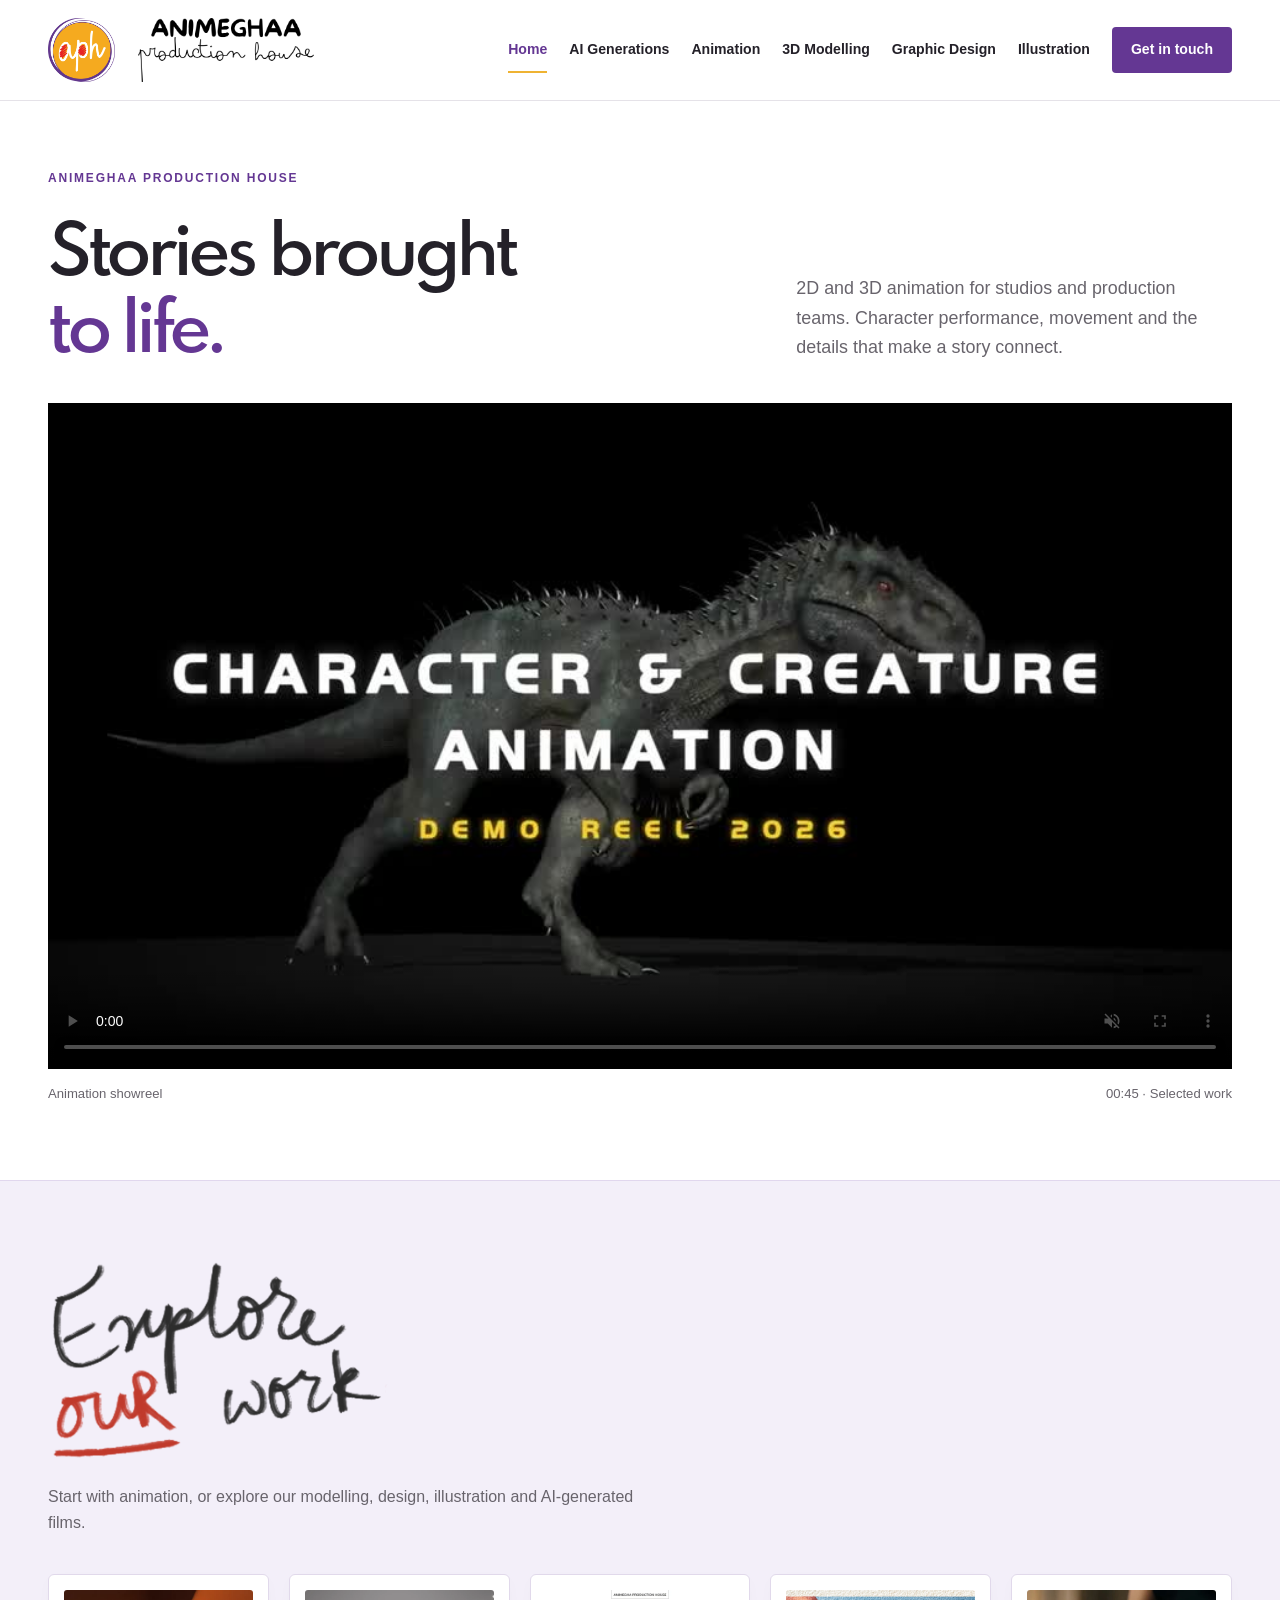
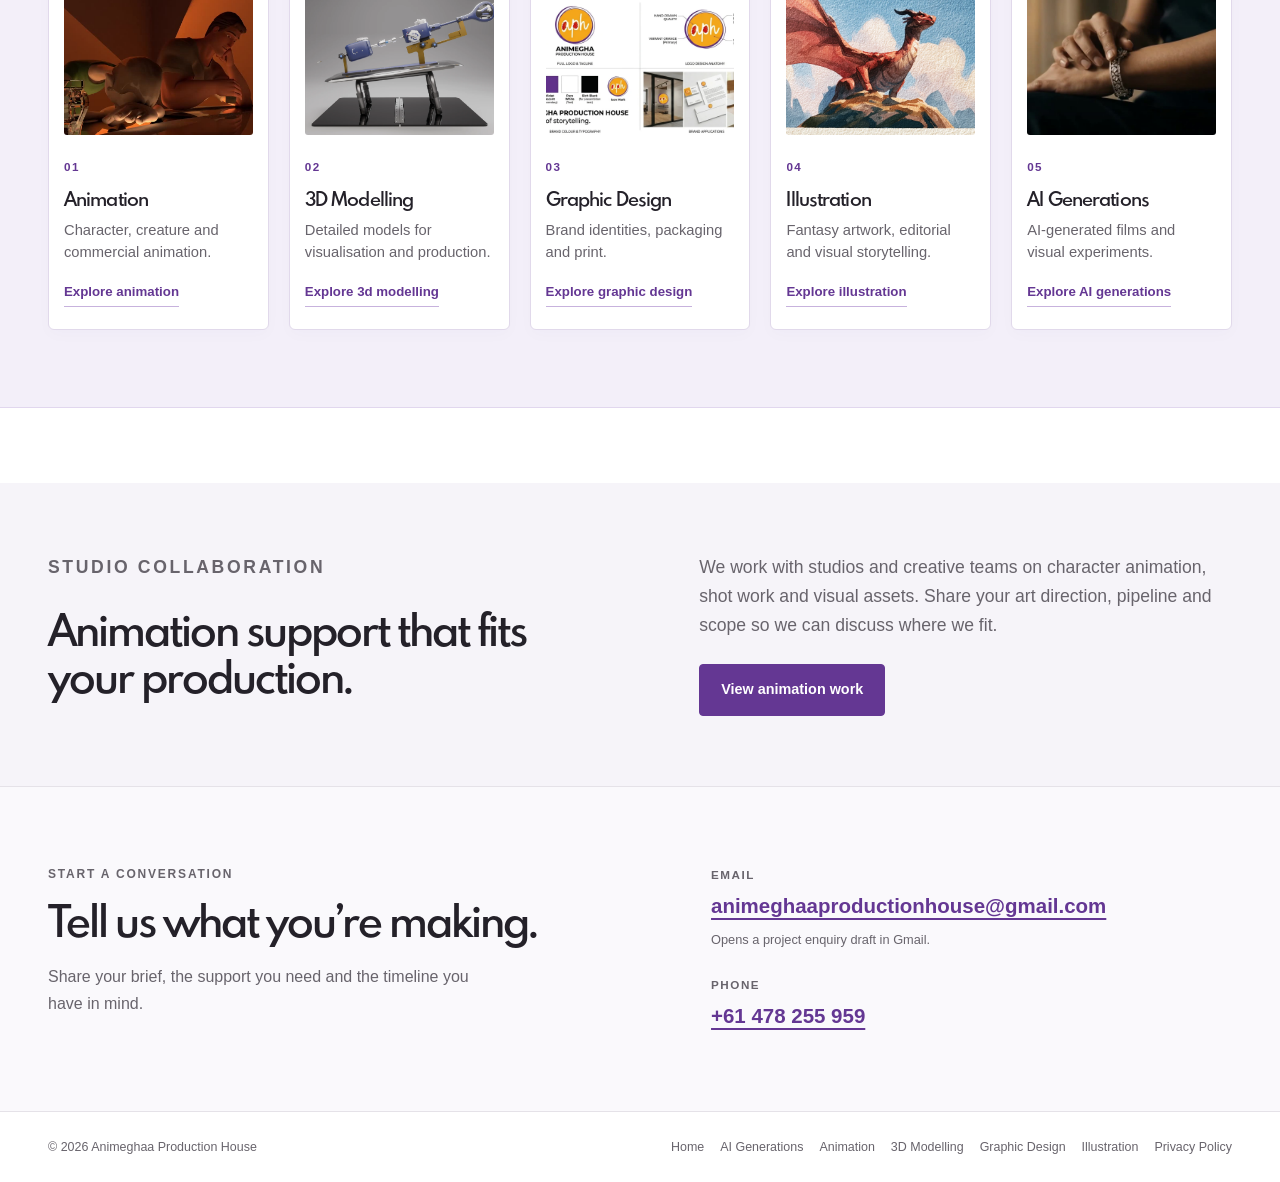
<file: index.html>
<!doctype html><html lang="en"><head><meta charset="utf-8"><meta name="viewport" content="width=device-width, initial-scale=1"><meta name="theme-color" content="#ffffff"><meta name="description" content="Melbourne animation studio specialising in 2D and 3D animation, CGI, character animation and creative production for brands and studios."><title>Animation Studio Melbourne | Animeghaa Production House</title><link rel="icon" href="assets/icon.png"><link rel="stylesheet" href="styles.css"><link rel="canonical" href="https://animeghaa.com.au/"><meta property="og:type" content="website"><meta property="og:title" content="Animation Studio Melbourne | Animeghaa Production House"><meta property="og:description" content="Melbourne animation studio specialising in 2D and 3D animation, CGI, character animation and creative production for brands and studios."><meta property="og:url" content="https://animeghaa.com.au/"><script type="application/ld+json">{"@context":"https://schema.org","@type":"ProfessionalService","name":"Animeghaa Production House","url":"https://animeghaa.com.au/","logo":"https://animeghaa.com.au/assets/icon.png","description":"Melbourne-based creative studio specialising in 2D and 3D animation, CGI, 3D modelling and commercial animation.","areaServed":{"@type":"Place","name":"Greater Melbourne, Victoria, Australia"}}</script></head><body><a class="skip" href="#main">Skip to content</a><header class="site-header"><div class="wrap header-inner"><a class="mark-link" href="index.html" aria-label="Animeghaa Production House home"><img class="circular-mark" src="assets/icon.png" alt="APH circular logo"></a><a class="wordmark-link" href="index.html" aria-label="Animeghaa Production House home"><img class="wordmark" src="assets/wordmark.png" alt="Animeghaa Production House"></a><button class="menu-button" type="button" aria-expanded="false" aria-controls="site-nav">Menu</button><nav class="nav" id="site-nav" aria-label="Main navigation"><a href="index.html" aria-current="page">Home</a><a href="ai-generations.html">AI Generations</a><a href="animation-portfolio.html">Animation</a><a href="3d-modelling.html">3D Modelling</a><a href="graphic-design.html">Graphic Design</a><a href="illustration.html">Illustration</a><a class="contact-nav" href="#contact">Get in touch</a></nav></div></header><main id="main"><div class="wrap"><div class="intro"><div><p class="eyebrow">Animeghaa Production House</p><h1>Stories brought<br><span>to life.</span></h1></div><p>2D and 3D animation for studios and production teams. Character performance, movement and the details that make a story connect.</p></div><video class="hero-reel" controls autoplay muted loop playsinline preload="metadata" poster="assets/showreel.jpg" aria-label="Animeghaa Production House animation showreel"><source src="assets/showreel-oct2026.mp4" type="video/mp4"><a href="assets/showreel-oct2026.mp4">Download animation reel</a></video><div class="reel-label"><span>Animation showreel</span><span>00:45 · Selected work</span></div></div><section class="section wrap explore-work"><div class="section-head"><div><h2 class="handwritten-heading"><svg class="work-heading-art" xmlns="http://www.w3.org/2000/svg" viewBox="680 25 775 470" role="img" aria-labelledby="work-heading-title"><title id="work-heading-title">Explore our work</title><image width="2048" height="512" href="[data-uri]"/></svg></h2></div><p>Start with animation, or explore our modelling, design, illustration and AI-generated films.</p></div><div class="disciplines"><a class="discipline" href="animation-portfolio.html"><img src="assets/attitude-problem.jpg" alt="Animation work" loading="lazy"><span class="number">01</span><h3>Animation</h3><p>Character, creature and commercial animation.</p><span class="link">Explore animation</span></a><a class="discipline" href="3d-modelling.html"><img src="assets/model-1.webp" alt="3D Modelling work" loading="lazy"><span class="number">02</span><h3>3D Modelling</h3><p>Detailed models for visualisation and production.</p><span class="link">Explore 3d modelling</span></a><a class="discipline" href="graphic-design.html"><img src="assets/work-1.webp" alt="Graphic Design work" loading="lazy"><span class="number">03</span><h3>Graphic Design</h3><p>Brand identities, packaging and print.</p><span class="link">Explore graphic design</span></a><a class="discipline" href="illustration.html"><img src="assets/illustration-0.webp" alt="Illustration work" loading="lazy"><span class="number">04</span><h3>Illustration</h3><p>Fantasy artwork, editorial and visual storytelling.</p><span class="link">Explore illustration</span></a><a class="discipline" href="ai-generations.html"><img src="assets/ai-cartier.jpg" alt="AI-generated jewellery film" loading="lazy"><span class="number">05</span><h3>AI Generations</h3><p>AI-generated films and visual experiments.</p><span class="link">Explore AI generations</span></a></div></section><section class="studio-strip"><div class="wrap studio-inner"><div><p class="eyebrow">Studio collaboration</p><h2>Animation support that fits your production.</h2></div><div><p>We work with studios and creative teams on character animation, shot work and visual assets. Share your art direction, pipeline and scope so we can discuss where we fit.</p><a class="button" href="animation-portfolio.html">View animation work</a></div></div></section></main><section class="contact-section" id="contact"><div class="wrap contact-inner"><div><p class="eyebrow">Start a conversation</p><h2>Tell us what you’re making.</h2><p>Share your brief, the support you need and the timeline you have in mind.</p></div><div class="contact-links"><div><span>Email</span><a href="https://mail.google.com/mail/?view=cm&amp;fs=1&amp;to=animeghaaproductionhouse%40gmail.com&amp;su=Project+enquiry+%7C+Animeghaa+Production+House&amp;body=Hello+Animeghaa+Production+House%2C%0A%0AI+would+like+to+discuss+a+project.%0A%0AName%3A%0AStudio+%2F+company%3A%0AService+needed+%28Animation+%2F+3D+Modelling+%2F+Graphic+Design+%2F+Illustration+%2F+AI+Generations%29%3A%0AProject+details%3A%0AStyle+or+references%3A%0AScope+%2F+deliverables%3A%0ATimeline+%2F+deadline%3A%0A%0ABest+regards%2C%0A">animeghaaproductionhouse@gmail.com</a><small>Opens a project enquiry draft in Gmail.</small></div><div><span>Phone</span><a href="tel:+61478255959">+61 478 255 959</a></div></div></div></section><footer><div class="wrap footer-inner" style="align-items:baseline"><span style="white-space:nowrap">© 2026 Animeghaa Production House</span><nav aria-label="Footer navigation" style="display:flex;flex-wrap:wrap;justify-content:flex-end;gap:8px 16px"><a href="index.html">Home</a><a href="ai-generations.html">AI Generations</a><a href="animation-portfolio.html">Animation</a><a href="3d-modelling.html">3D Modelling</a><a href="graphic-design.html">Graphic Design</a><a href="illustration.html">Illustration</a><a href="privacy-policy.html">Privacy Policy</a></nav></div></footer><dialog id="gallery-dialog" aria-labelledby="dialog-title"><div class="dialog-bar"><h2 class="dialog-title" id="dialog-title"></h2><button class="dialog-close" type="button" aria-label="Close gallery">Close</button></div><div class="dialog-content"></div><p class="dialog-description"></p><div class="dialog-controls"><button data-nav="-1" type="button" aria-label="Previous image">Previous</button><span class="count"></span><button data-nav="1" type="button" aria-label="Next image">Next</button></div></dialog><script src="portfolio-data.js"></script><script src="script.js" defer></script></body></html>
</file>
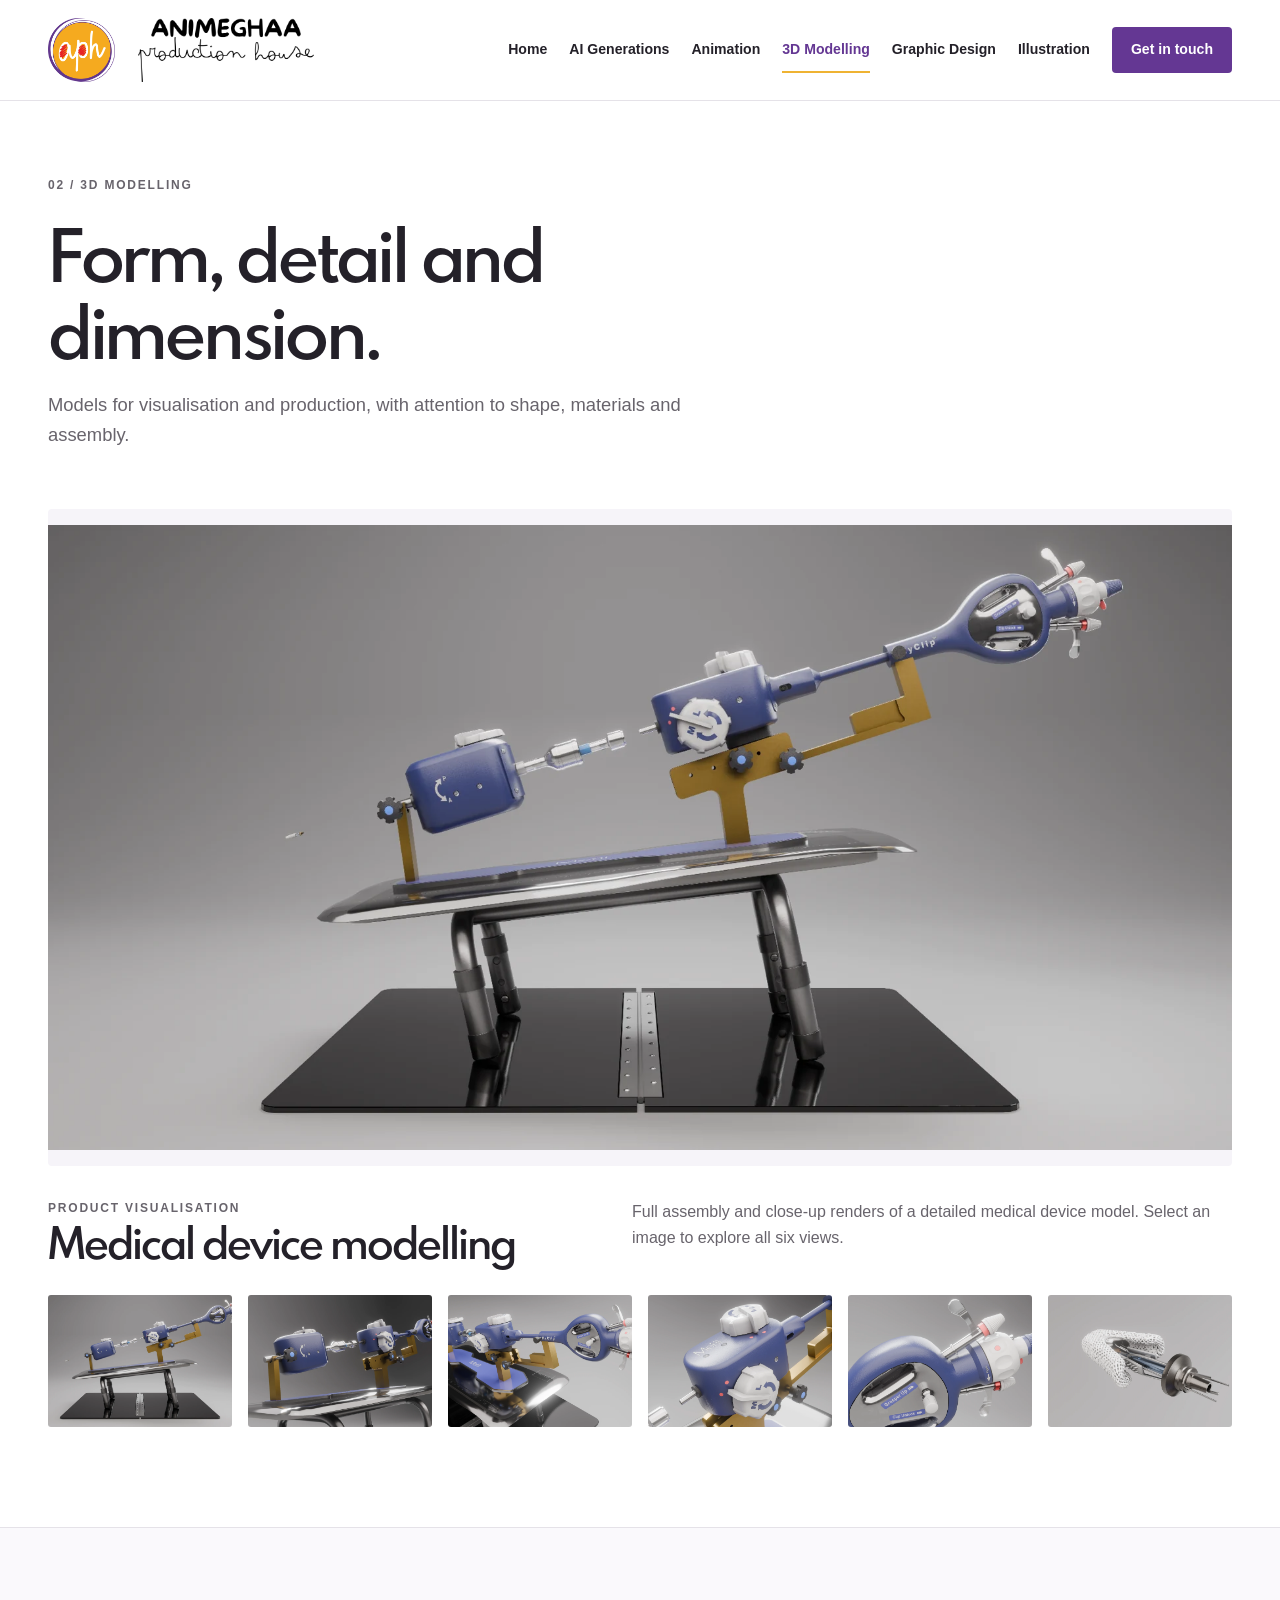
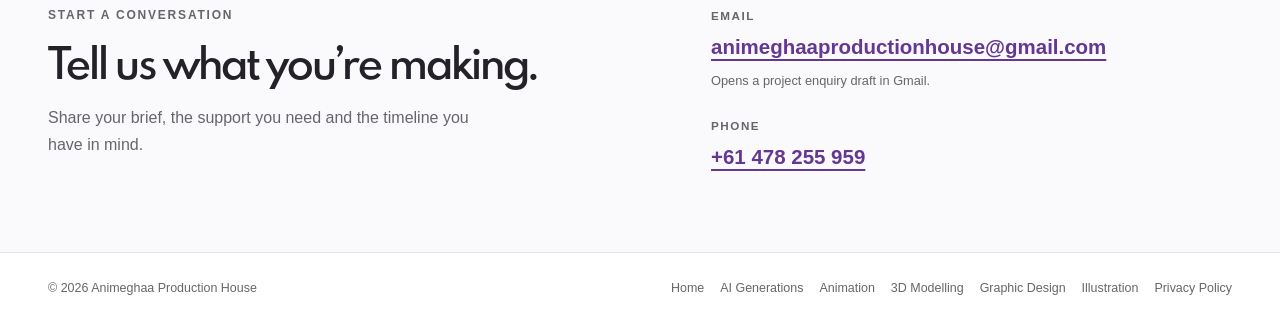
<file: 3d-modelling.html>
<!doctype html><html lang="en"><head><meta charset="utf-8"><meta name="viewport" content="width=device-width, initial-scale=1"><meta name="theme-color" content="#ffffff"><meta name="description" content="Explore 3D modelling for characters, props and production assets at Animeghaa Production House, a creative animation studio in Melbourne."><title>3D Modelling Services Melbourne | Animeghaa</title><link rel="icon" href="assets/icon.png"><link rel="stylesheet" href="styles.css"><link rel="canonical" href="https://animeghaa.com.au/3d-modelling.html"><meta property="og:type" content="website"><meta property="og:title" content="3D Modelling Services Melbourne | Animeghaa"><meta property="og:description" content="Explore 3D modelling for characters, props and production assets at Animeghaa Production House, a creative animation studio in Melbourne."><meta property="og:url" content="https://animeghaa.com.au/3d-modelling.html"><script type="application/ld+json">{"@context":"https://schema.org","@type":"Organization","name":"Animeghaa Production House","url":"https://animeghaa.com.au/","logo":"https://animeghaa.com.au/assets/icon.png","description":"Melbourne-based creative studio specialising in 2D and 3D animation, CGI, 3D modelling and commercial animation."}</script></head><body><a class="skip" href="#main">Skip to content</a><header class="site-header"><div class="wrap header-inner"><a class="mark-link" href="index.html" aria-label="Animeghaa Production House home"><img class="circular-mark" src="assets/icon.png" alt="APH circular logo"></a><a class="wordmark-link" href="index.html" aria-label="Animeghaa Production House home"><img class="wordmark" src="assets/wordmark.png" alt="Animeghaa Production House"></a><button class="menu-button" type="button" aria-expanded="false" aria-controls="site-nav">Menu</button><nav class="nav" id="site-nav" aria-label="Main navigation"><a href="index.html">Home</a><a href="ai-generations.html">AI Generations</a><a href="animation-portfolio.html">Animation</a><a href="3d-modelling.html" aria-current="page">3D Modelling</a><a href="graphic-design.html">Graphic Design</a><a href="illustration.html">Illustration</a><a class="contact-nav" href="#contact">Get in touch</a></nav></div></header><main id="main"><div class="wrap"><div class="page-intro"><p class="eyebrow">02 / 3D Modelling</p><h1>Form, detail and dimension.</h1><p>Models for visualisation and production, with attention to shape, materials and assembly.</p></div></div><section class="wrap gallery-section"><button class="model-cover" data-project="medical-device" type="button" aria-label="Open medical device modelling gallery"><img src="assets/model-1.webp" alt="Full medical device model assembly"></button><div class="model-details"><div><p class="eyebrow">Product visualisation</p><h2>Medical device modelling</h2></div><p>Full assembly and close-up renders of a detailed medical device model. Select an image to explore all six views.</p></div><div class="model-thumbs"><button type="button" data-project="medical-device" data-index="0" aria-label="View medical device render 1"><img src="assets/model-1.webp" alt="Medical device model view 1" loading="lazy"></button><button type="button" data-project="medical-device" data-index="1" aria-label="View medical device render 2"><img src="assets/model-12.webp" alt="Medical device model view 2" loading="lazy"></button><button type="button" data-project="medical-device" data-index="2" aria-label="View medical device render 3"><img src="assets/model-10.webp" alt="Medical device model view 3" loading="lazy"></button><button type="button" data-project="medical-device" data-index="3" aria-label="View medical device render 4"><img src="assets/model-8.webp" alt="Medical device model view 4" loading="lazy"></button><button type="button" data-project="medical-device" data-index="4" aria-label="View medical device render 5"><img src="assets/model-6.webp" alt="Medical device model view 5" loading="lazy"></button><button type="button" data-project="medical-device" data-index="5" aria-label="View medical device render 6"><img src="assets/model-5.webp" alt="Medical device model view 6" loading="lazy"></button></div></section></main><section class="contact-section" id="contact"><div class="wrap contact-inner"><div><p class="eyebrow">Start a conversation</p><h2>Tell us what you’re making.</h2><p>Share your brief, the support you need and the timeline you have in mind.</p></div><div class="contact-links"><div><span>Email</span><a href="https://mail.google.com/mail/?view=cm&amp;fs=1&amp;to=animeghaaproductionhouse%40gmail.com&amp;su=Project+enquiry+%7C+Animeghaa+Production+House&amp;body=Hello+Animeghaa+Production+House%2C%0A%0AI+would+like+to+discuss+a+project.%0A%0AName%3A%0AStudio+%2F+company%3A%0AService+needed+%28Animation+%2F+3D+Modelling+%2F+Graphic+Design+%2F+Illustration+%2F+AI+Generations%29%3A%0AProject+details%3A%0AStyle+or+references%3A%0AScope+%2F+deliverables%3A%0ATimeline+%2F+deadline%3A%0A%0ABest+regards%2C%0A">animeghaaproductionhouse@gmail.com</a><small>Opens a project enquiry draft in Gmail.</small></div><div><span>Phone</span><a href="tel:+61478255959">+61 478 255 959</a></div></div></div></section><footer><div class="wrap footer-inner" style="align-items:baseline"><span style="white-space:nowrap">© 2026 Animeghaa Production House</span><nav aria-label="Footer navigation" style="display:flex;flex-wrap:wrap;justify-content:flex-end;gap:8px 16px"><a href="index.html">Home</a><a href="ai-generations.html">AI Generations</a><a href="animation-portfolio.html">Animation</a><a href="3d-modelling.html">3D Modelling</a><a href="graphic-design.html">Graphic Design</a><a href="illustration.html">Illustration</a><a href="privacy-policy.html">Privacy Policy</a></nav></div></footer><dialog id="gallery-dialog" aria-labelledby="dialog-title"><div class="dialog-bar"><h2 class="dialog-title" id="dialog-title"></h2><button class="dialog-close" type="button" aria-label="Close gallery">Close</button></div><div class="dialog-content"></div><p class="dialog-description"></p><div class="dialog-controls"><button data-nav="-1" type="button" aria-label="Previous image">Previous</button><span class="count"></span><button data-nav="1" type="button" aria-label="Next image">Next</button></div></dialog><script src="portfolio-data.js"></script><script src="script.js" defer></script></body></html>
</file>
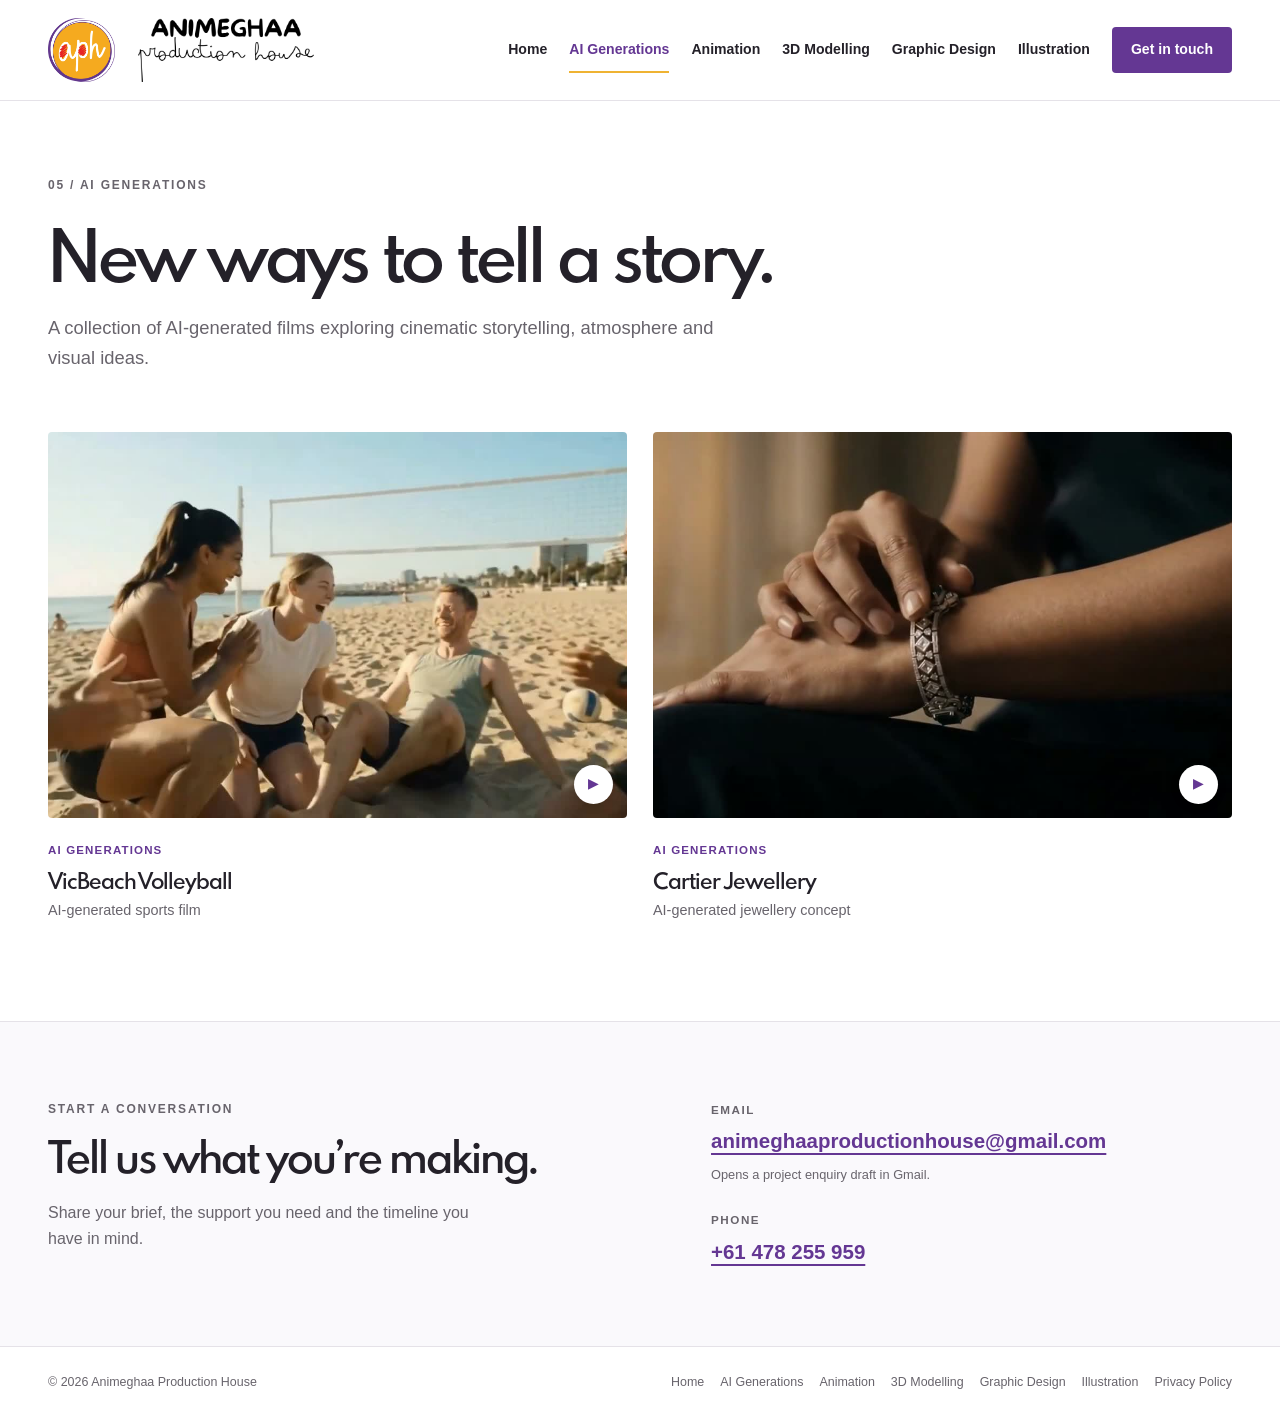
<file: ai-generations.html>
<!doctype html><html lang="en"><head><meta charset="utf-8"><meta name="viewport" content="width=device-width, initial-scale=1"><meta name="theme-color" content="#ffffff"><meta name="description" content="Explore AI-assisted creative concepts and visual experiments by Animeghaa Production House, a Melbourne animation and CGI studio."><title>AI Creative Concepts &amp; Visuals | Animeghaa</title><link rel="icon" href="assets/icon.png"><link rel="stylesheet" href="styles.css"><link rel="canonical" href="https://animeghaa.com.au/ai-generations.html"><meta property="og:type" content="website"><meta property="og:title" content="AI Creative Concepts &amp; Visuals | Animeghaa"><meta property="og:description" content="Explore AI-assisted creative concepts and visual experiments by Animeghaa Production House, a Melbourne animation and CGI studio."><meta property="og:url" content="https://animeghaa.com.au/ai-generations.html"><script type="application/ld+json">{"@context":"https://schema.org","@type":"Organization","name":"Animeghaa Production House","url":"https://animeghaa.com.au/","logo":"https://animeghaa.com.au/assets/icon.png","description":"Melbourne-based creative studio specialising in 2D and 3D animation, CGI, 3D modelling and commercial animation."}</script></head><body><a class="skip" href="#main">Skip to content</a><header class="site-header"><div class="wrap header-inner"><a class="mark-link" href="index.html" aria-label="Animeghaa Production House home"><img class="circular-mark" src="assets/icon.png" alt="APH circular logo"></a><a class="wordmark-link" href="index.html" aria-label="Animeghaa Production House home"><img class="wordmark" src="assets/wordmark.png" alt="Animeghaa Production House"></a><button class="menu-button" type="button" aria-expanded="false" aria-controls="site-nav">Menu</button><nav class="nav" id="site-nav" aria-label="Main navigation"><a href="index.html">Home</a><a href="ai-generations.html" aria-current="page">AI Generations</a><a href="animation-portfolio.html">Animation</a><a href="3d-modelling.html">3D Modelling</a><a href="graphic-design.html">Graphic Design</a><a href="illustration.html">Illustration</a><a class="contact-nav" href="#contact">Get in touch</a></nav></div></header><main id="main"><div class="wrap"><div class="page-intro"><p class="eyebrow">05 / AI Generations</p><h1>New ways to tell a story.</h1><p>A collection of AI-generated films exploring cinematic storytelling, atmosphere and visual ideas.</p></div></div><section class="wrap gallery-section" aria-label="AI-generated video projects"><div class="grid two"><article class="card"><button type="button" class="card-open" data-project="ai-vicbeach" aria-label="Play VicBeach Volleyball"><div class="card-media"><img src="assets/ai-vicbeach.jpg" alt="VicBeach Volleyball film preview" loading="lazy"><span class="play" aria-hidden="true">▶</span></div><span class="tag">AI Generations</span><h3>VicBeach Volleyball</h3><p>AI-generated sports film</p></button></article><article class="card"><button type="button" class="card-open" data-project="ai-cartier" aria-label="Play Cartier Jewellery"><div class="card-media"><img src="assets/ai-cartier.jpg" alt="Cartier Jewellery film preview" loading="lazy"><span class="play" aria-hidden="true">▶</span></div><span class="tag">AI Generations</span><h3>Cartier Jewellery</h3><p>AI-generated jewellery concept</p></button></article></div></section></main><section class="contact-section" id="contact"><div class="wrap contact-inner"><div><p class="eyebrow">Start a conversation</p><h2>Tell us what you’re making.</h2><p>Share your brief, the support you need and the timeline you have in mind.</p></div><div class="contact-links"><div><span>Email</span><a href="https://mail.google.com/mail/?view=cm&amp;fs=1&amp;to=animeghaaproductionhouse%40gmail.com&amp;su=Project+enquiry+%7C+Animeghaa+Production+House&amp;body=Hello+Animeghaa+Production+House%2C%0A%0AI+would+like+to+discuss+a+project.%0A%0AName%3A%0AStudio+%2F+company%3A%0AService+needed+%28Animation+%2F+3D+Modelling+%2F+Graphic+Design+%2F+Illustration+%2F+AI+Generations%29%3A%0AProject+details%3A%0AStyle+or+references%3A%0AScope+%2F+deliverables%3A%0ATimeline+%2F+deadline%3A%0A%0ABest+regards%2C%0A">animeghaaproductionhouse@gmail.com</a><small>Opens a project enquiry draft in Gmail.</small></div><div><span>Phone</span><a href="tel:+61478255959">+61 478 255 959</a></div></div></div></section><footer><div class="wrap footer-inner" style="align-items:baseline"><span style="white-space:nowrap">© 2026 Animeghaa Production House</span><nav aria-label="Footer navigation" style="display:flex;flex-wrap:wrap;justify-content:flex-end;gap:8px 16px"><a href="index.html">Home</a><a href="ai-generations.html">AI Generations</a><a href="animation-portfolio.html">Animation</a><a href="3d-modelling.html">3D Modelling</a><a href="graphic-design.html">Graphic Design</a><a href="illustration.html">Illustration</a><a href="privacy-policy.html">Privacy Policy</a></nav></div></footer><dialog id="gallery-dialog" aria-labelledby="dialog-title"><div class="dialog-bar"><h2 class="dialog-title" id="dialog-title"></h2><button class="dialog-close" type="button" aria-label="Close gallery">Close</button></div><div class="dialog-content"></div><p class="dialog-description"></p><div class="dialog-controls"><button data-nav="-1" type="button" aria-label="Previous image">Previous</button><span class="count"></span><button data-nav="1" type="button" aria-label="Next image">Next</button></div></dialog><script src="portfolio-data.js"></script><script src="script.js" defer></script></body></html>
</file>
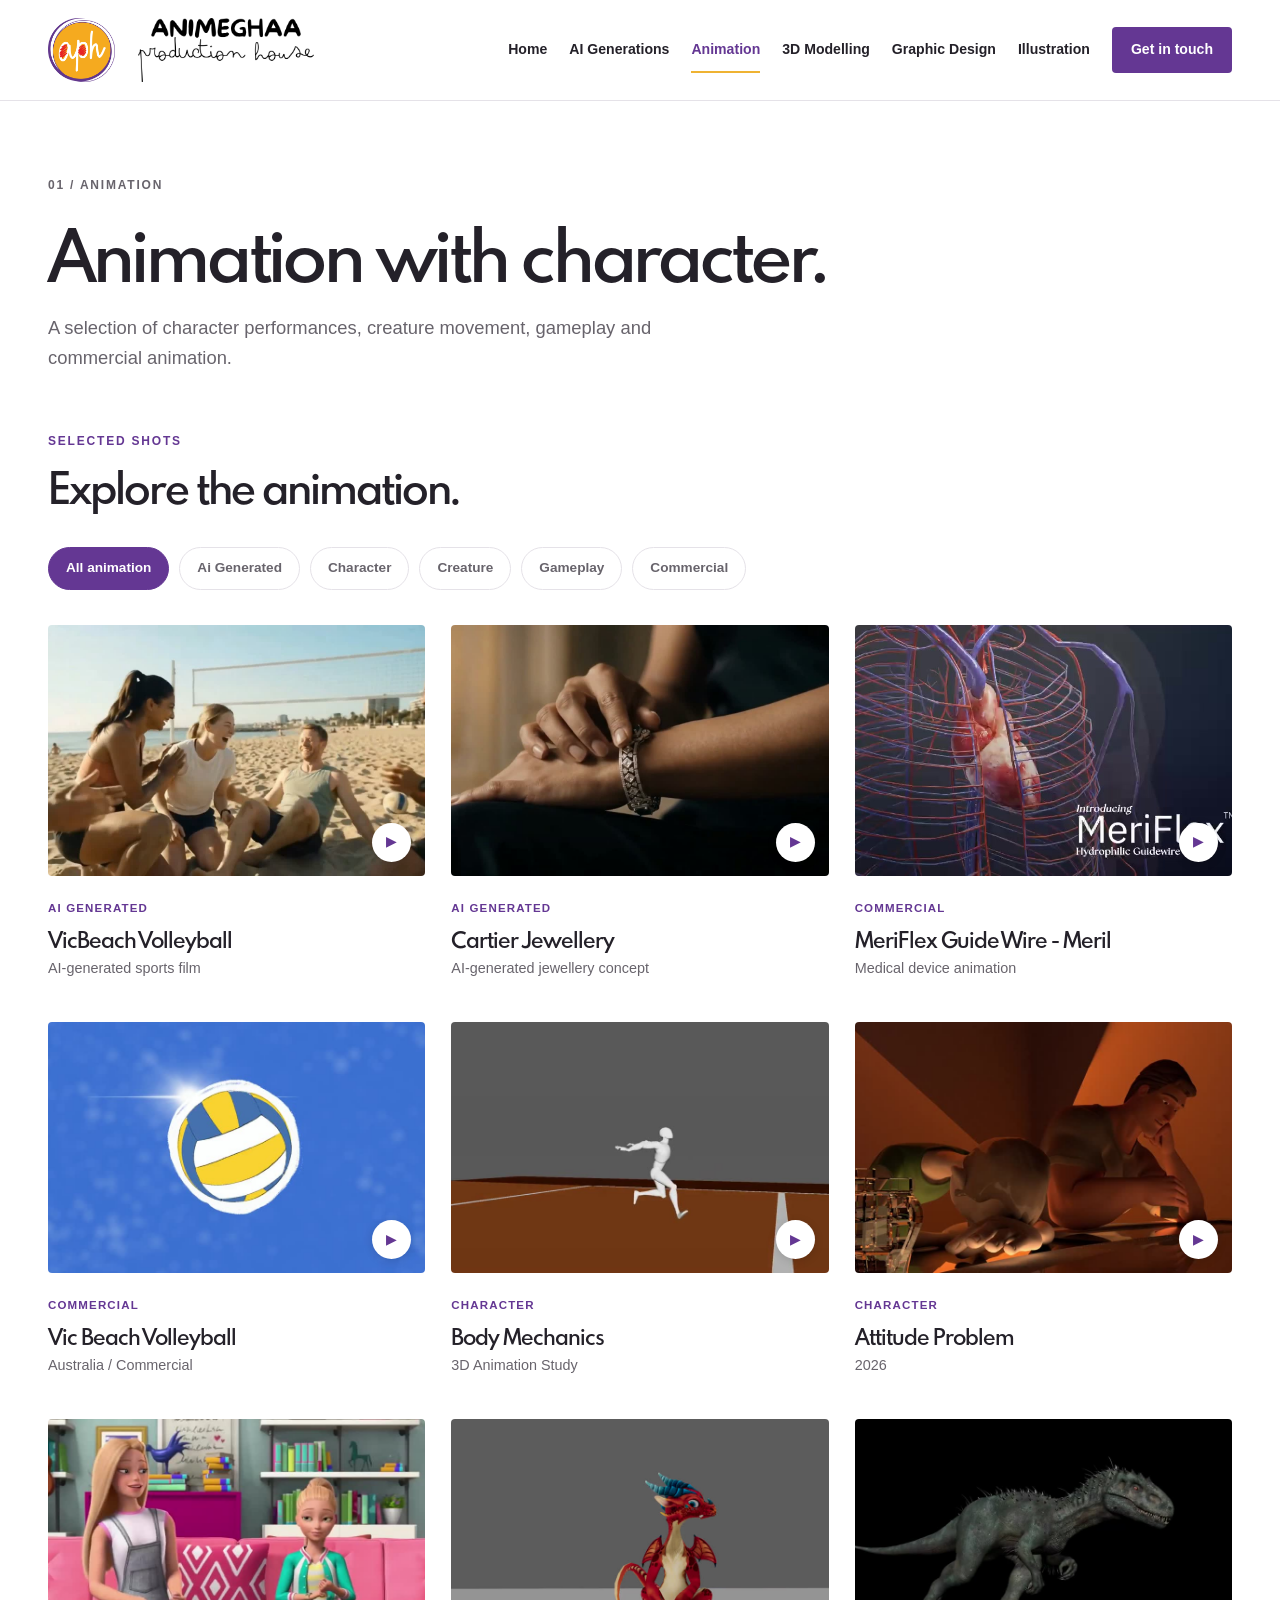
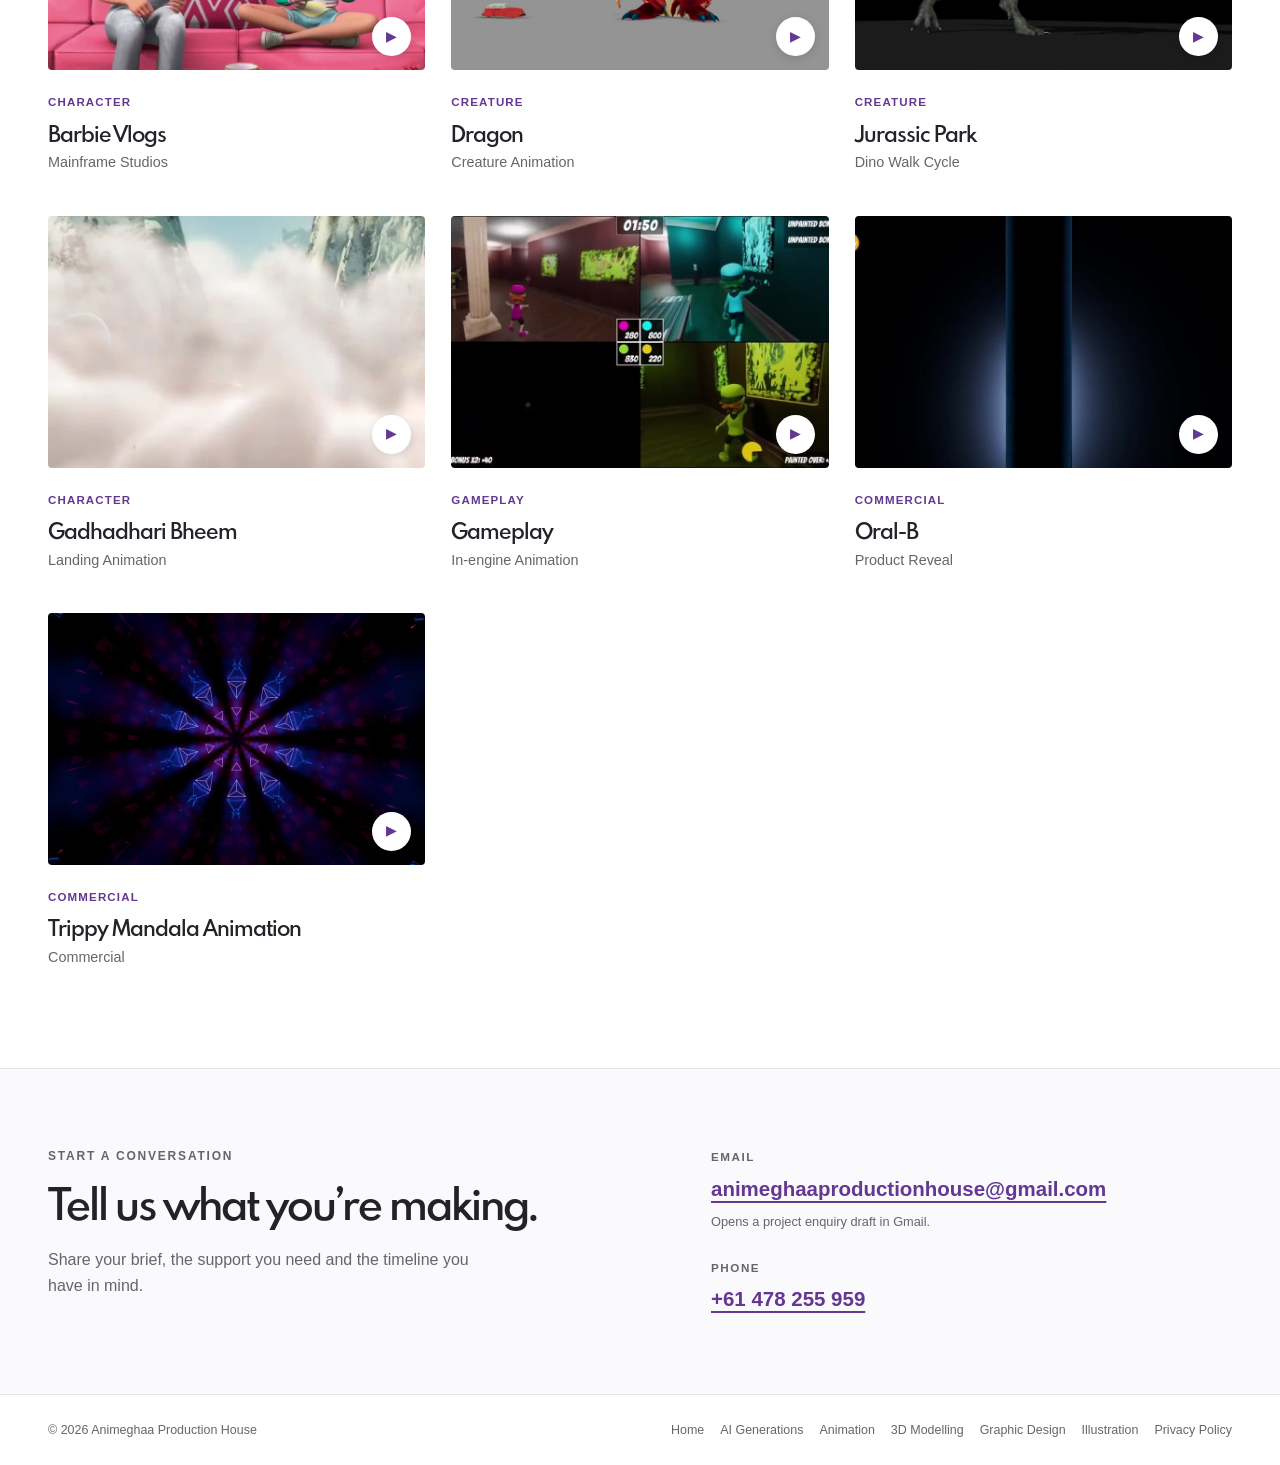
<file: animation-portfolio.html>
<!doctype html><html lang="en"><head><meta charset="utf-8"><meta name="viewport" content="width=device-width, initial-scale=1"><meta name="theme-color" content="#ffffff"><meta name="description" content="Explore 2D and 3D character animation, CGI, commercials and game animation from Animeghaa Production House, a Melbourne animation studio."><title>3D &amp; 2D Animation Melbourne | Animeghaa</title><link rel="icon" href="assets/icon.png"><link rel="stylesheet" href="styles.css"><link rel="canonical" href="https://animeghaa.com.au/animation-portfolio.html"><meta property="og:type" content="website"><meta property="og:title" content="3D &amp; 2D Animation Melbourne | Animeghaa"><meta property="og:description" content="Explore 2D and 3D character animation, CGI, commercials and game animation from Animeghaa Production House, a Melbourne animation studio."><meta property="og:url" content="https://animeghaa.com.au/animation-portfolio.html"><script type="application/ld+json">{"@context":"https://schema.org","@type":"Organization","name":"Animeghaa Production House","url":"https://animeghaa.com.au/","logo":"https://animeghaa.com.au/assets/icon.png","description":"Melbourne-based creative studio specialising in 2D and 3D animation, CGI, 3D modelling and commercial animation."}</script></head><body><a class="skip" href="#main">Skip to content</a><header class="site-header"><div class="wrap header-inner"><a class="mark-link" href="index.html" aria-label="Animeghaa Production House home"><img class="circular-mark" src="assets/icon.png" alt="APH circular logo"></a><a class="wordmark-link" href="index.html" aria-label="Animeghaa Production House home"><img class="wordmark" src="assets/wordmark.png" alt="Animeghaa Production House"></a><button class="menu-button" type="button" aria-expanded="false" aria-controls="site-nav">Menu</button><nav class="nav" id="site-nav" aria-label="Main navigation"><a href="index.html">Home</a><a href="ai-generations.html">AI Generations</a><a href="animation-portfolio.html" aria-current="page">Animation</a><a href="3d-modelling.html">3D Modelling</a><a href="graphic-design.html">Graphic Design</a><a href="illustration.html">Illustration</a><a class="contact-nav" href="#contact">Get in touch</a></nav></div></header><main id="main"><div class="wrap"><div class="page-intro"><p class="eyebrow">01 / Animation</p><h1>Animation with character.</h1><p>A selection of character performances, creature movement, gameplay and commercial animation.</p></div></div><section class="wrap gallery-section"><div class="section-head"><div><p class="eyebrow">Selected shots</p><h2>Explore the animation.</h2></div></div><div class="filters" aria-label="Animation categories"><button type="button" data-filter="all" aria-pressed="true">All animation</button><button type="button" data-filter="ai" aria-pressed="false">Ai Generated</button><button type="button" data-filter="character" aria-pressed="false">Character</button><button type="button" data-filter="creature" aria-pressed="false">Creature</button><button type="button" data-filter="gameplay" aria-pressed="false">Gameplay</button><button type="button" data-filter="commercial" aria-pressed="false">Commercial</button></div><div class="grid"><article class="card" data-category="ai"><button type="button" class="card-open" data-project="ai-vicbeach" aria-label="Play VicBeach Volleyball"><div class="card-media"><img src="assets/ai-vicbeach.jpg" alt="VicBeach Volleyball" loading="lazy"><span class="play" aria-hidden="true">▶</span></div><span class="tag">Ai Generated</span><h3>VicBeach Volleyball</h3><p>AI-generated sports film</p></button></article><article class="card" data-category="ai"><button type="button" class="card-open" data-project="ai-cartier" aria-label="Play Cartier Jewellery"><div class="card-media"><img src="assets/ai-cartier.jpg" alt="Cartier Jewellery" loading="lazy"><span class="play" aria-hidden="true">▶</span></div><span class="tag">Ai Generated</span><h3>Cartier Jewellery</h3><p>AI-generated jewellery concept</p></button></article><article class="card" data-category="commercial"><button type="button" class="card-open" data-project="meriflex" aria-label="Play MeriFlex Guide Wire - Meril"><div class="card-media"><img src="assets/meriflex.jpg" alt="MeriFlex Guide Wire - Meril" loading="lazy"><span class="play" aria-hidden="true">▶</span></div><span class="tag">Commercial</span><h3>MeriFlex Guide Wire - Meril</h3><p>Medical device animation</p></button></article><article class="card" data-category="commercial"><button type="button" class="card-open" data-project="vic-beach" aria-label="Open Vic Beach Volleyball gallery"><div class="card-media"><img src="assets/vic-beach.jpg" alt="Vic Beach Volleyball" loading="lazy"><span class="play" aria-hidden="true">▶</span></div><span class="tag">Commercial</span><h3>Vic Beach Volleyball</h3><p>Australia / Commercial</p></button></article><article class="card" data-category="character"><button type="button" class="card-open" data-project="body-mechanics" aria-label="Open Body Mechanics gallery"><div class="card-media"><img src="assets/body-mechanics.jpg" alt="Body Mechanics" loading="lazy"><span class="play" aria-hidden="true">▶</span></div><span class="tag">Character</span><h3>Body Mechanics</h3><p>3D Animation Study</p></button></article><article class="card" data-category="character"><button type="button" class="card-open" data-project="attitude-problem" aria-label="Open Attitude Problem gallery"><div class="card-media"><img src="assets/attitude-problem.jpg" alt="Attitude Problem" loading="lazy"><span class="play" aria-hidden="true">▶</span></div><span class="tag">Character</span><h3>Attitude Problem</h3><p>2026</p></button></article><article class="card" data-category="character"><button type="button" class="card-open" data-project="barbie-vlogs" aria-label="Open Barbie Vlogs gallery"><div class="card-media"><img src="assets/barbie-vlogs.jpg" alt="Barbie Vlogs" loading="lazy"><span class="play" aria-hidden="true">▶</span></div><span class="tag">Character</span><h3>Barbie Vlogs</h3><p>Mainframe Studios</p></button></article><article class="card" data-category="creature"><button type="button" class="card-open" data-project="dragon" aria-label="Open Dragon gallery"><div class="card-media"><img src="assets/dragon.jpg" alt="Dragon" loading="lazy"><span class="play" aria-hidden="true">▶</span></div><span class="tag">Creature</span><h3>Dragon</h3><p>Creature Animation</p></button></article><article class="card" data-category="creature"><button type="button" class="card-open" data-project="dino" aria-label="Open Jurassic Park gallery"><div class="card-media"><img src="assets/dino.jpg" alt="Jurassic Park" loading="lazy"><span class="play" aria-hidden="true">▶</span></div><span class="tag">Creature</span><h3>Jurassic Park</h3><p>Dino Walk Cycle</p></button></article><article class="card" data-category="character"><button type="button" class="card-open" data-project="bheem" aria-label="Open Gadhadhari Bheem gallery"><div class="card-media"><img src="assets/bheem.jpg" alt="Gadhadhari Bheem" loading="lazy"><span class="play" aria-hidden="true">▶</span></div><span class="tag">Character</span><h3>Gadhadhari Bheem</h3><p>Landing Animation</p></button></article><article class="card" data-category="gameplay"><button type="button" class="card-open" data-project="gameplay" aria-label="Open Gameplay gallery"><div class="card-media"><img src="assets/gameplay.jpg" alt="Gameplay" loading="lazy"><span class="play" aria-hidden="true">▶</span></div><span class="tag">Gameplay</span><h3>Gameplay</h3><p>In-engine Animation</p></button></article><article class="card" data-category="commercial"><button type="button" class="card-open" data-project="oralb" aria-label="Open Oral-B gallery"><div class="card-media"><img src="assets/oralb.jpg" alt="Oral-B" loading="lazy"><span class="play" aria-hidden="true">▶</span></div><span class="tag">Commercial</span><h3>Oral-B</h3><p>Product Reveal</p></button></article><article class="card" data-category="commercial"><button type="button" class="card-open" data-project="trippy-mandala" aria-label="Open Trippy Mandala Animation gallery"><div class="card-media"><img src="assets/trippy-mandala.jpg" alt="Trippy Mandala Animation" loading="lazy"><span class="play" aria-hidden="true">▶</span></div><span class="tag">Commercial</span><h3>Trippy Mandala Animation</h3><p>Commercial</p></button></article></div></section></main><section class="contact-section" id="contact"><div class="wrap contact-inner"><div><p class="eyebrow">Start a conversation</p><h2>Tell us what you’re making.</h2><p>Share your brief, the support you need and the timeline you have in mind.</p></div><div class="contact-links"><div><span>Email</span><a href="https://mail.google.com/mail/?view=cm&amp;fs=1&amp;to=animeghaaproductionhouse%40gmail.com&amp;su=Project+enquiry+%7C+Animeghaa+Production+House&amp;body=Hello+Animeghaa+Production+House%2C%0A%0AI+would+like+to+discuss+a+project.%0A%0AName%3A%0AStudio+%2F+company%3A%0AService+needed+%28Animation+%2F+3D+Modelling+%2F+Graphic+Design+%2F+Illustration+%2F+AI+Generations%29%3A%0AProject+details%3A%0AStyle+or+references%3A%0AScope+%2F+deliverables%3A%0ATimeline+%2F+deadline%3A%0A%0ABest+regards%2C%0A">animeghaaproductionhouse@gmail.com</a><small>Opens a project enquiry draft in Gmail.</small></div><div><span>Phone</span><a href="tel:+61478255959">+61 478 255 959</a></div></div></div></section><footer><div class="wrap footer-inner" style="align-items:baseline"><span style="white-space:nowrap">© 2026 Animeghaa Production House</span><nav aria-label="Footer navigation" style="display:flex;flex-wrap:wrap;justify-content:flex-end;gap:8px 16px"><a href="index.html">Home</a><a href="ai-generations.html">AI Generations</a><a href="animation-portfolio.html">Animation</a><a href="3d-modelling.html">3D Modelling</a><a href="graphic-design.html">Graphic Design</a><a href="illustration.html">Illustration</a><a href="privacy-policy.html">Privacy Policy</a></nav></div></footer><dialog id="gallery-dialog" aria-labelledby="dialog-title"><div class="dialog-bar"><h2 class="dialog-title" id="dialog-title"></h2><button class="dialog-close" type="button" aria-label="Close gallery">Close</button></div><div class="dialog-content"></div><p class="dialog-description"></p><div class="dialog-controls"><button data-nav="-1" type="button" aria-label="Previous image">Previous</button><span class="count"></span><button data-nav="1" type="button" aria-label="Next image">Next</button></div></dialog><script src="portfolio-data.js"></script><script src="script.js" defer></script></body></html>
</file>
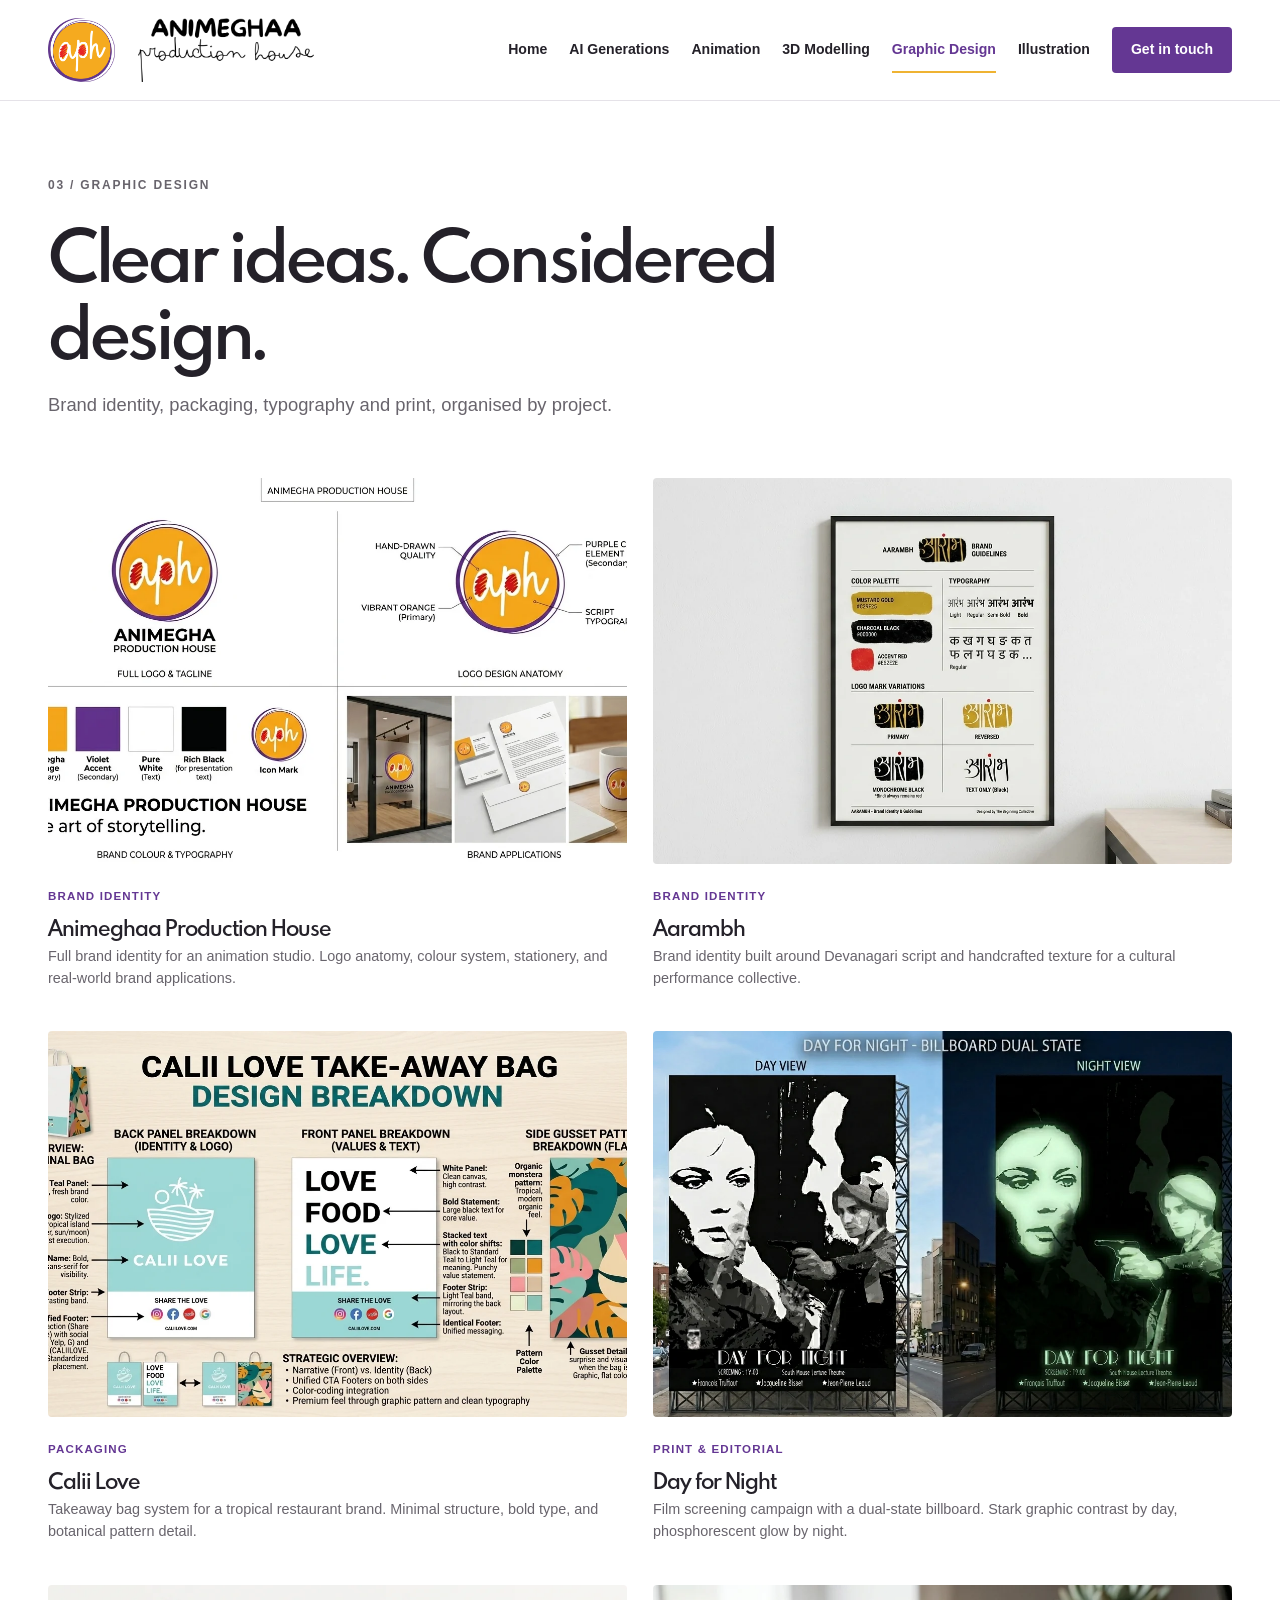
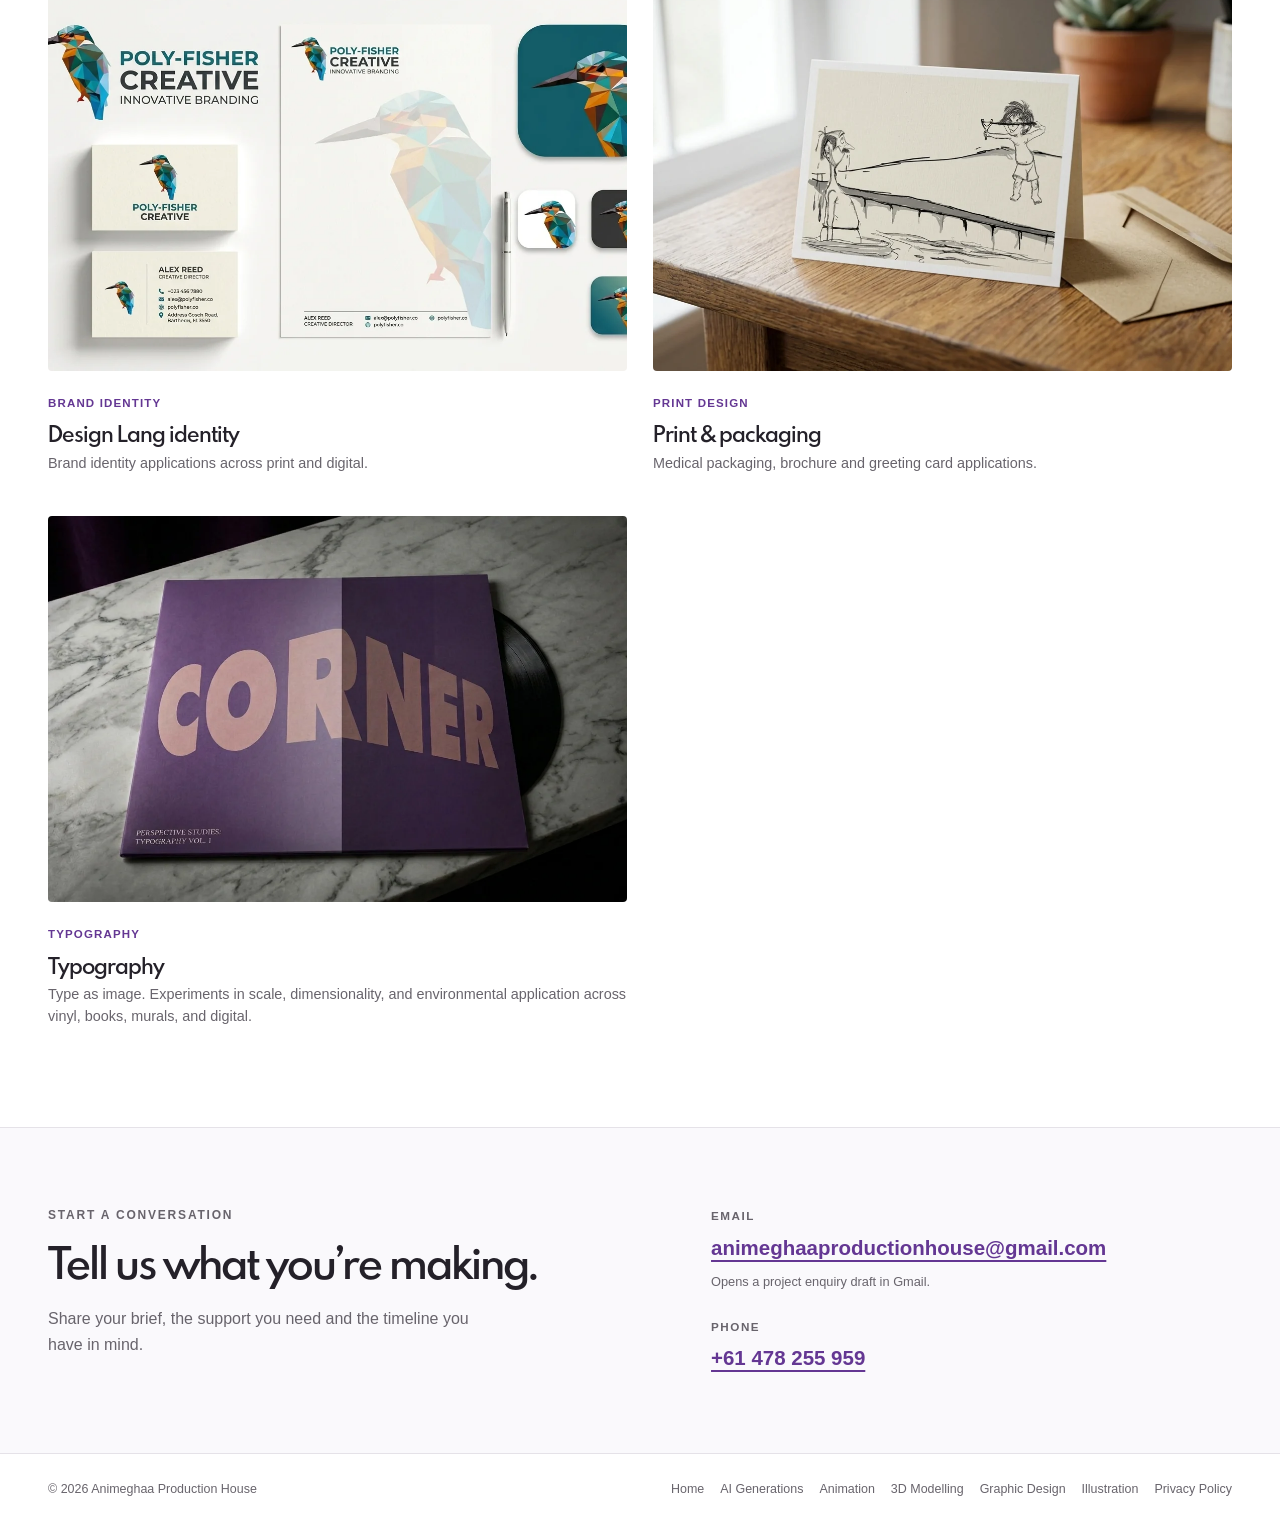
<file: graphic-design.html>
<!doctype html><html lang="en"><head><meta charset="utf-8"><meta name="viewport" content="width=device-width, initial-scale=1"><meta name="theme-color" content="#ffffff"><meta name="description" content="Explore graphic design and visual communication projects from Animeghaa Production House, a Melbourne-based creative production studio."><title>Graphic Design Melbourne | Animeghaa</title><link rel="icon" href="assets/icon.png"><link rel="stylesheet" href="styles.css"><link rel="canonical" href="https://animeghaa.com.au/graphic-design.html"><meta property="og:type" content="website"><meta property="og:title" content="Graphic Design Melbourne | Animeghaa"><meta property="og:description" content="Explore graphic design and visual communication projects from Animeghaa Production House, a Melbourne-based creative production studio."><meta property="og:url" content="https://animeghaa.com.au/graphic-design.html"><script type="application/ld+json">{"@context":"https://schema.org","@type":"Organization","name":"Animeghaa Production House","url":"https://animeghaa.com.au/","logo":"https://animeghaa.com.au/assets/icon.png","description":"Melbourne-based creative studio specialising in 2D and 3D animation, CGI, 3D modelling and commercial animation."}</script></head><body><a class="skip" href="#main">Skip to content</a><header class="site-header"><div class="wrap header-inner"><a class="mark-link" href="index.html" aria-label="Animeghaa Production House home"><img class="circular-mark" src="assets/icon.png" alt="APH circular logo"></a><a class="wordmark-link" href="index.html" aria-label="Animeghaa Production House home"><img class="wordmark" src="assets/wordmark.png" alt="Animeghaa Production House"></a><button class="menu-button" type="button" aria-expanded="false" aria-controls="site-nav">Menu</button><nav class="nav" id="site-nav" aria-label="Main navigation"><a href="index.html">Home</a><a href="ai-generations.html">AI Generations</a><a href="animation-portfolio.html">Animation</a><a href="3d-modelling.html">3D Modelling</a><a href="graphic-design.html" aria-current="page">Graphic Design</a><a href="illustration.html">Illustration</a><a class="contact-nav" href="#contact">Get in touch</a></nav></div></header><main id="main"><div class="wrap"><div class="page-intro"><p class="eyebrow">03 / Graphic Design</p><h1>Clear ideas. Considered design.</h1><p>Brand identity, packaging, typography and print, organised by project.</p></div></div><section class="wrap gallery-section"><div class="grid two"><article class="card"><button type="button" class="card-open" data-project="aph" aria-label="Open Animeghaa Production House gallery"><div class="card-media"><img src="assets/work-1.webp" alt="Animeghaa Production House" loading="lazy"></div><span class="tag">Brand Identity</span><h3>Animeghaa Production House</h3><p>Full brand identity for an animation studio. Logo anatomy, colour system, stationery, and real-world brand applications.</p></button></article><article class="card"><button type="button" class="card-open" data-project="aarambh" aria-label="Open Aarambh gallery"><div class="card-media"><img src="assets/work-10.webp" alt="Aarambh" loading="lazy"></div><span class="tag">Brand Identity</span><h3>Aarambh</h3><p>Brand identity built around Devanagari script and handcrafted texture for a cultural performance collective.</p></button></article><article class="card"><button type="button" class="card-open" data-project="calii-love" aria-label="Open Calii Love gallery"><div class="card-media"><img src="assets/work-32.webp" alt="Calii Love" loading="lazy"></div><span class="tag">Packaging</span><h3>Calii Love</h3><p>Takeaway bag system for a tropical restaurant brand. Minimal structure, bold type, and botanical pattern detail.</p></button></article><article class="card"><button type="button" class="card-open" data-project="day-for-night" aria-label="Open Day for Night gallery"><div class="card-media"><img src="assets/work-37.webp" alt="Day for Night" loading="lazy"></div><span class="tag">Print &amp; Editorial</span><h3>Day for Night</h3><p>Film screening campaign with a dual-state billboard. Stark graphic contrast by day, phosphorescent glow by night.</p></button></article><article class="card"><button type="button" class="card-open" data-project="design-lang-identity" aria-label="Open Design Lang identity gallery"><div class="card-media"><img src="assets/work-43.webp" alt="Design Lang identity" loading="lazy"></div><span class="tag">Brand Identity</span><h3>Design Lang identity</h3><p>Brand identity applications across print and digital.</p></button></article><article class="card"><button type="button" class="card-open" data-project="print-design" aria-label="Open Print &amp; packaging gallery"><div class="card-media"><img src="assets/work-51.webp" alt="Print &amp; packaging" loading="lazy"></div><span class="tag">Print Design</span><h3>Print &amp; packaging</h3><p>Medical packaging, brochure and greeting card applications.</p></button></article><article class="card"><button type="button" class="card-open" data-project="typography" aria-label="Open Typography gallery"><div class="card-media"><img src="assets/work-65.webp" alt="Typography" loading="lazy"></div><span class="tag">Typography</span><h3>Typography</h3><p>Type as image. Experiments in scale, dimensionality, and environmental application across vinyl, books, murals, and digital.</p></button></article></div></section></main><section class="contact-section" id="contact"><div class="wrap contact-inner"><div><p class="eyebrow">Start a conversation</p><h2>Tell us what you’re making.</h2><p>Share your brief, the support you need and the timeline you have in mind.</p></div><div class="contact-links"><div><span>Email</span><a href="https://mail.google.com/mail/?view=cm&amp;fs=1&amp;to=animeghaaproductionhouse%40gmail.com&amp;su=Project+enquiry+%7C+Animeghaa+Production+House&amp;body=Hello+Animeghaa+Production+House%2C%0A%0AI+would+like+to+discuss+a+project.%0A%0AName%3A%0AStudio+%2F+company%3A%0AService+needed+%28Animation+%2F+3D+Modelling+%2F+Graphic+Design+%2F+Illustration+%2F+AI+Generations%29%3A%0AProject+details%3A%0AStyle+or+references%3A%0AScope+%2F+deliverables%3A%0ATimeline+%2F+deadline%3A%0A%0ABest+regards%2C%0A">animeghaaproductionhouse@gmail.com</a><small>Opens a project enquiry draft in Gmail.</small></div><div><span>Phone</span><a href="tel:+61478255959">+61 478 255 959</a></div></div></div></section><footer><div class="wrap footer-inner" style="align-items:baseline"><span style="white-space:nowrap">© 2026 Animeghaa Production House</span><nav aria-label="Footer navigation" style="display:flex;flex-wrap:wrap;justify-content:flex-end;gap:8px 16px"><a href="index.html">Home</a><a href="ai-generations.html">AI Generations</a><a href="animation-portfolio.html">Animation</a><a href="3d-modelling.html">3D Modelling</a><a href="graphic-design.html">Graphic Design</a><a href="illustration.html">Illustration</a><a href="privacy-policy.html">Privacy Policy</a></nav></div></footer><dialog id="gallery-dialog" aria-labelledby="dialog-title"><div class="dialog-bar"><h2 class="dialog-title" id="dialog-title"></h2><button class="dialog-close" type="button" aria-label="Close gallery">Close</button></div><div class="dialog-content"></div><p class="dialog-description"></p><div class="dialog-controls"><button data-nav="-1" type="button" aria-label="Previous image">Previous</button><span class="count"></span><button data-nav="1" type="button" aria-label="Next image">Next</button></div></dialog><script src="portfolio-data.js"></script><script src="script.js" defer></script></body></html>
</file>
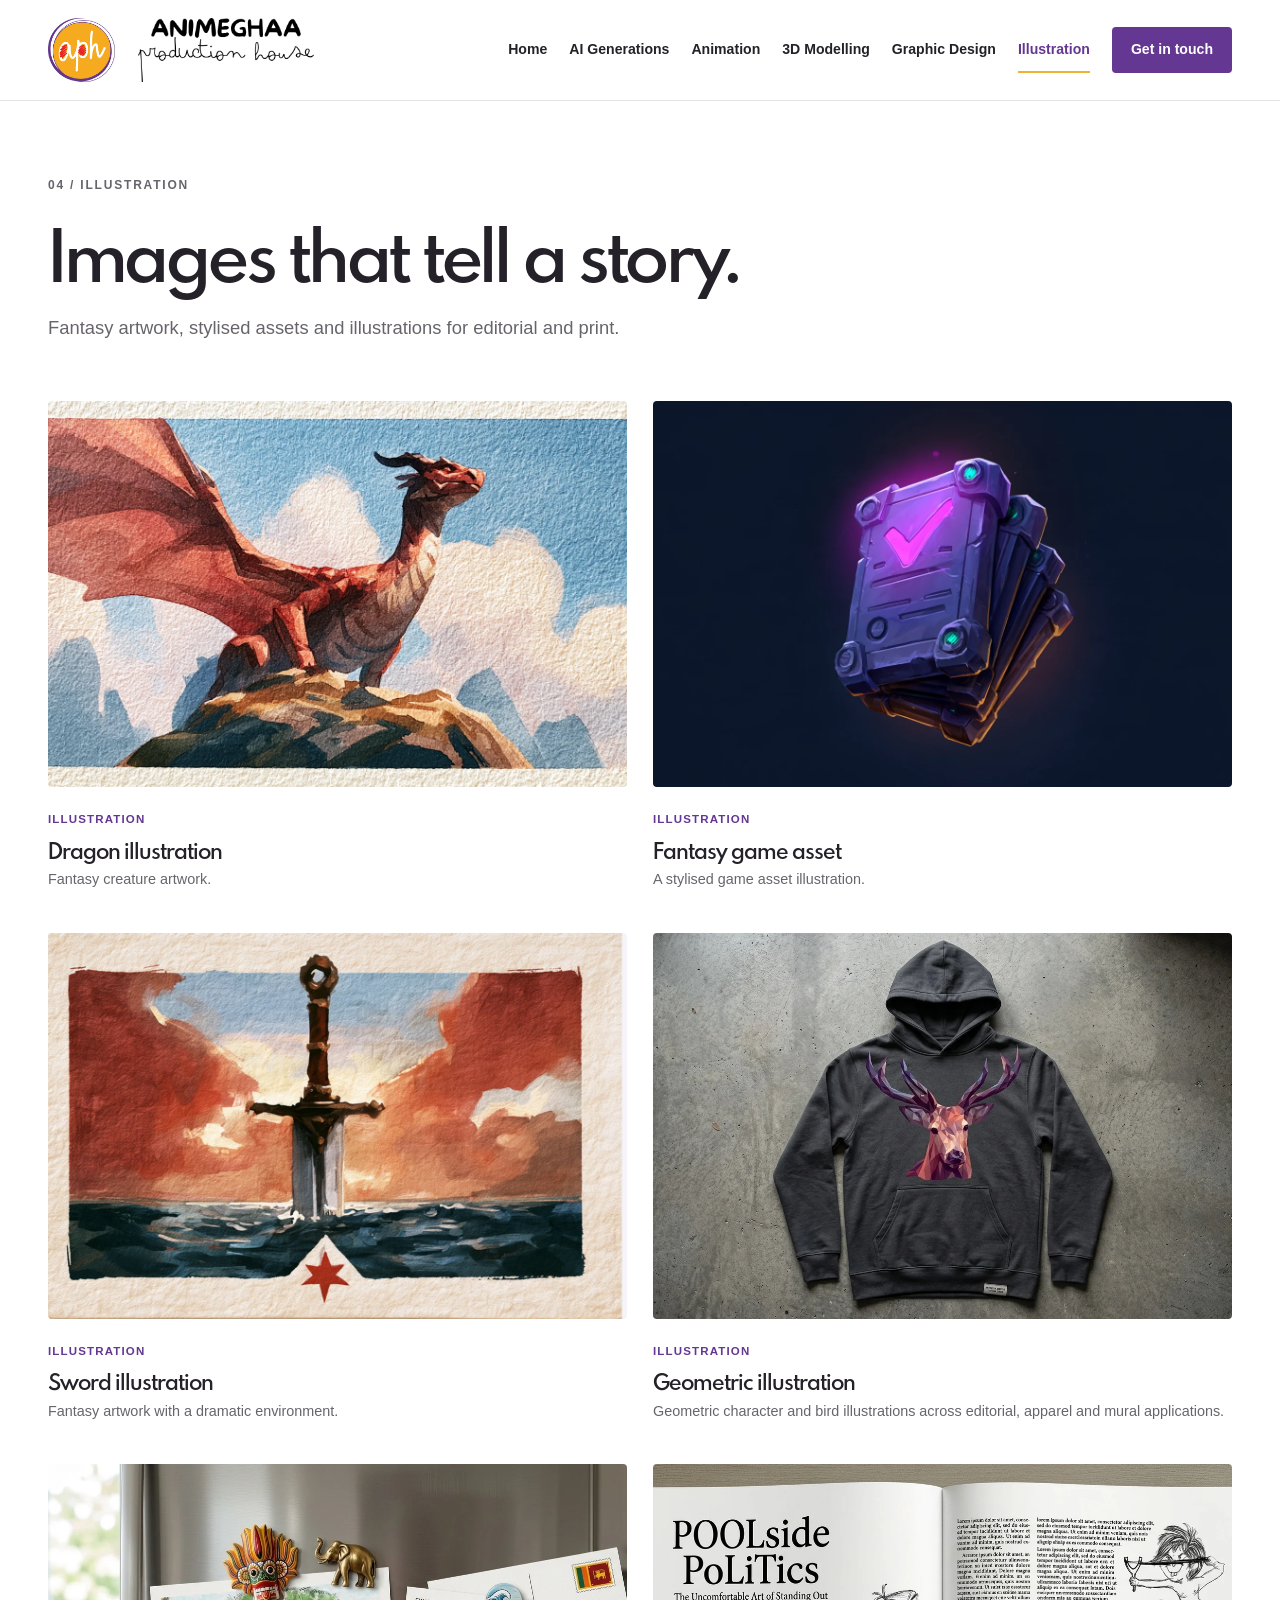
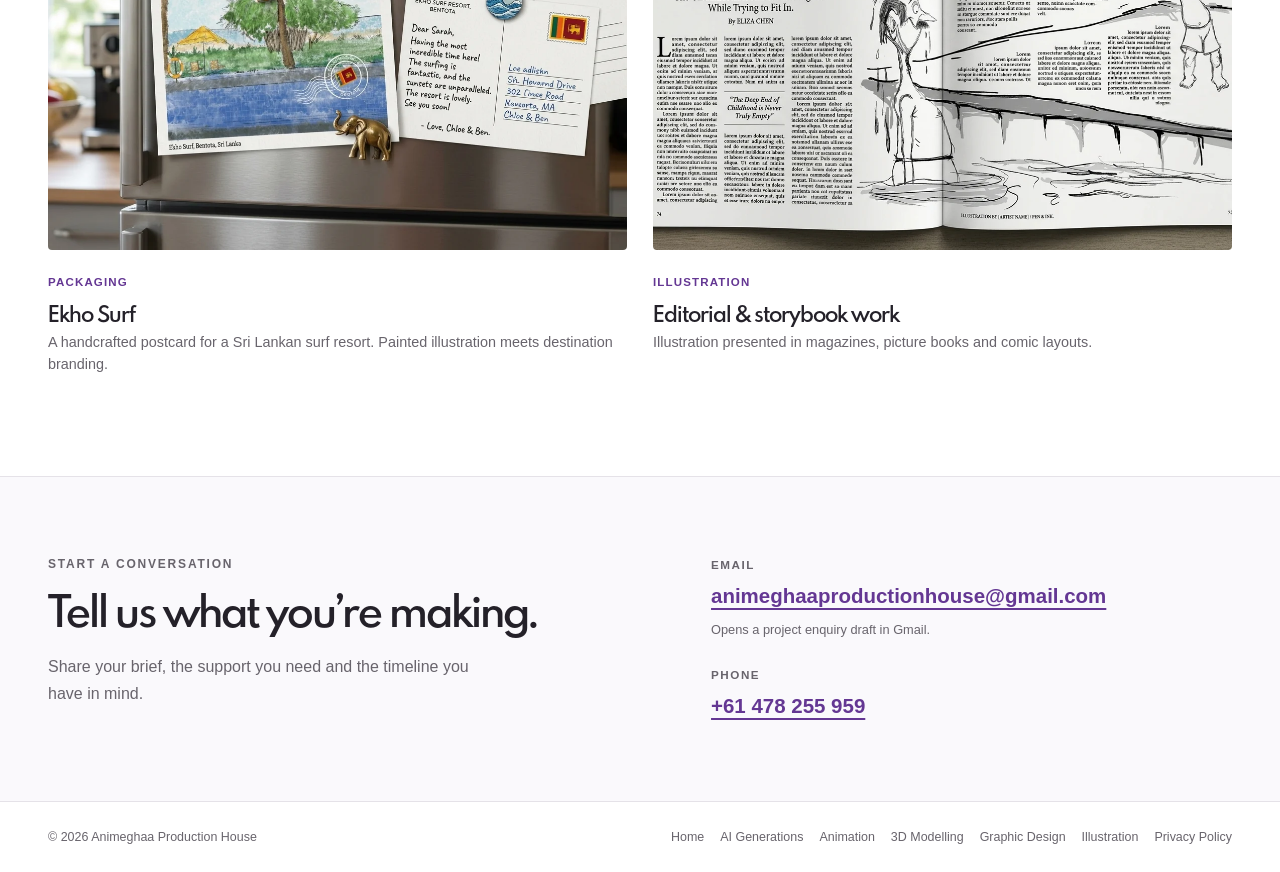
<file: illustration.html>
<!doctype html><html lang="en"><head><meta charset="utf-8"><meta name="viewport" content="width=device-width, initial-scale=1"><meta name="theme-color" content="#ffffff"><meta name="description" content="Explore illustration and original artwork by Animeghaa Production House, a Melbourne creative studio specialising in animation and visual storytelling."><title>Illustration &amp; Creative Artwork | Animeghaa</title><link rel="icon" href="assets/icon.png"><link rel="stylesheet" href="styles.css"><link rel="canonical" href="https://animeghaa.com.au/illustration.html"><meta property="og:type" content="website"><meta property="og:title" content="Illustration &amp; Creative Artwork | Animeghaa"><meta property="og:description" content="Explore illustration and original artwork by Animeghaa Production House, a Melbourne creative studio specialising in animation and visual storytelling."><meta property="og:url" content="https://animeghaa.com.au/illustration.html"><script type="application/ld+json">{"@context":"https://schema.org","@type":"Organization","name":"Animeghaa Production House","url":"https://animeghaa.com.au/","logo":"https://animeghaa.com.au/assets/icon.png","description":"Melbourne-based creative studio specialising in 2D and 3D animation, CGI, 3D modelling and commercial animation."}</script></head><body><a class="skip" href="#main">Skip to content</a><header class="site-header"><div class="wrap header-inner"><a class="mark-link" href="index.html" aria-label="Animeghaa Production House home"><img class="circular-mark" src="assets/icon.png" alt="APH circular logo"></a><a class="wordmark-link" href="index.html" aria-label="Animeghaa Production House home"><img class="wordmark" src="assets/wordmark.png" alt="Animeghaa Production House"></a><button class="menu-button" type="button" aria-expanded="false" aria-controls="site-nav">Menu</button><nav class="nav" id="site-nav" aria-label="Main navigation"><a href="index.html">Home</a><a href="ai-generations.html">AI Generations</a><a href="animation-portfolio.html">Animation</a><a href="3d-modelling.html">3D Modelling</a><a href="graphic-design.html">Graphic Design</a><a href="illustration.html" aria-current="page">Illustration</a><a class="contact-nav" href="#contact">Get in touch</a></nav></div></header><main id="main"><div class="wrap"><div class="page-intro"><p class="eyebrow">04 / Illustration</p><h1>Images that tell a story.</h1><p>Fantasy artwork, stylised assets and illustrations for editorial and print.</p></div></div><section class="wrap gallery-section"><div class="grid two"><article class="card"><button type="button" class="card-open" data-project="illustration-0" aria-label="Open Dragon illustration gallery"><div class="card-media"><img src="assets/illustration-0.webp" alt="Dragon illustration" loading="lazy"></div><span class="tag">Illustration</span><h3>Dragon illustration</h3><p>Fantasy creature artwork.</p></button></article><article class="card"><button type="button" class="card-open" data-project="illustration-1" aria-label="Open Fantasy game asset gallery"><div class="card-media"><img src="assets/illustration-1.webp" alt="Fantasy game asset" loading="lazy"></div><span class="tag">Illustration</span><h3>Fantasy game asset</h3><p>A stylised game asset illustration.</p></button></article><article class="card"><button type="button" class="card-open" data-project="illustration-2" aria-label="Open Sword illustration gallery"><div class="card-media"><img src="assets/illustration-2.webp" alt="Sword illustration" loading="lazy"></div><span class="tag">Illustration</span><h3>Sword illustration</h3><p>Fantasy artwork with a dramatic environment.</p></button></article><article class="card"><button type="button" class="card-open" data-project="geometric-illustration" aria-label="Open Geometric illustration gallery"><div class="card-media"><img src="assets/work-40.webp" alt="Geometric illustration" loading="lazy"></div><span class="tag">Illustration</span><h3>Geometric illustration</h3><p>Geometric character and bird illustrations across editorial, apparel and mural applications.</p></button></article><article class="card"><button type="button" class="card-open" data-project="ekho-surf" aria-label="Open Ekho Surf gallery"><div class="card-media"><img src="assets/work-46.webp" alt="Ekho Surf" loading="lazy"></div><span class="tag">Packaging</span><h3>Ekho Surf</h3><p>A handcrafted postcard for a Sri Lankan surf resort. Painted illustration meets destination branding.</p></button></article><article class="card"><button type="button" class="card-open" data-project="editorial-illustration" aria-label="Open Editorial &amp; storybook work gallery"><div class="card-media"><img src="assets/work-52.webp" alt="Editorial &amp; storybook work" loading="lazy"></div><span class="tag">Illustration</span><h3>Editorial &amp; storybook work</h3><p>Illustration presented in magazines, picture books and comic layouts.</p></button></article></div></section></main><section class="contact-section" id="contact"><div class="wrap contact-inner"><div><p class="eyebrow">Start a conversation</p><h2>Tell us what you’re making.</h2><p>Share your brief, the support you need and the timeline you have in mind.</p></div><div class="contact-links"><div><span>Email</span><a href="https://mail.google.com/mail/?view=cm&amp;fs=1&amp;to=animeghaaproductionhouse%40gmail.com&amp;su=Project+enquiry+%7C+Animeghaa+Production+House&amp;body=Hello+Animeghaa+Production+House%2C%0A%0AI+would+like+to+discuss+a+project.%0A%0AName%3A%0AStudio+%2F+company%3A%0AService+needed+%28Animation+%2F+3D+Modelling+%2F+Graphic+Design+%2F+Illustration+%2F+AI+Generations%29%3A%0AProject+details%3A%0AStyle+or+references%3A%0AScope+%2F+deliverables%3A%0ATimeline+%2F+deadline%3A%0A%0ABest+regards%2C%0A">animeghaaproductionhouse@gmail.com</a><small>Opens a project enquiry draft in Gmail.</small></div><div><span>Phone</span><a href="tel:+61478255959">+61 478 255 959</a></div></div></div></section><footer><div class="wrap footer-inner" style="align-items:baseline"><span style="white-space:nowrap">© 2026 Animeghaa Production House</span><nav aria-label="Footer navigation" style="display:flex;flex-wrap:wrap;justify-content:flex-end;gap:8px 16px"><a href="index.html">Home</a><a href="ai-generations.html">AI Generations</a><a href="animation-portfolio.html">Animation</a><a href="3d-modelling.html">3D Modelling</a><a href="graphic-design.html">Graphic Design</a><a href="illustration.html">Illustration</a><a href="privacy-policy.html">Privacy Policy</a></nav></div></footer><dialog id="gallery-dialog" aria-labelledby="dialog-title"><div class="dialog-bar"><h2 class="dialog-title" id="dialog-title"></h2><button class="dialog-close" type="button" aria-label="Close gallery">Close</button></div><div class="dialog-content"></div><p class="dialog-description"></p><div class="dialog-controls"><button data-nav="-1" type="button" aria-label="Previous image">Previous</button><span class="count"></span><button data-nav="1" type="button" aria-label="Next image">Next</button></div></dialog><script src="portfolio-data.js"></script><script src="script.js" defer></script></body></html>
</file>
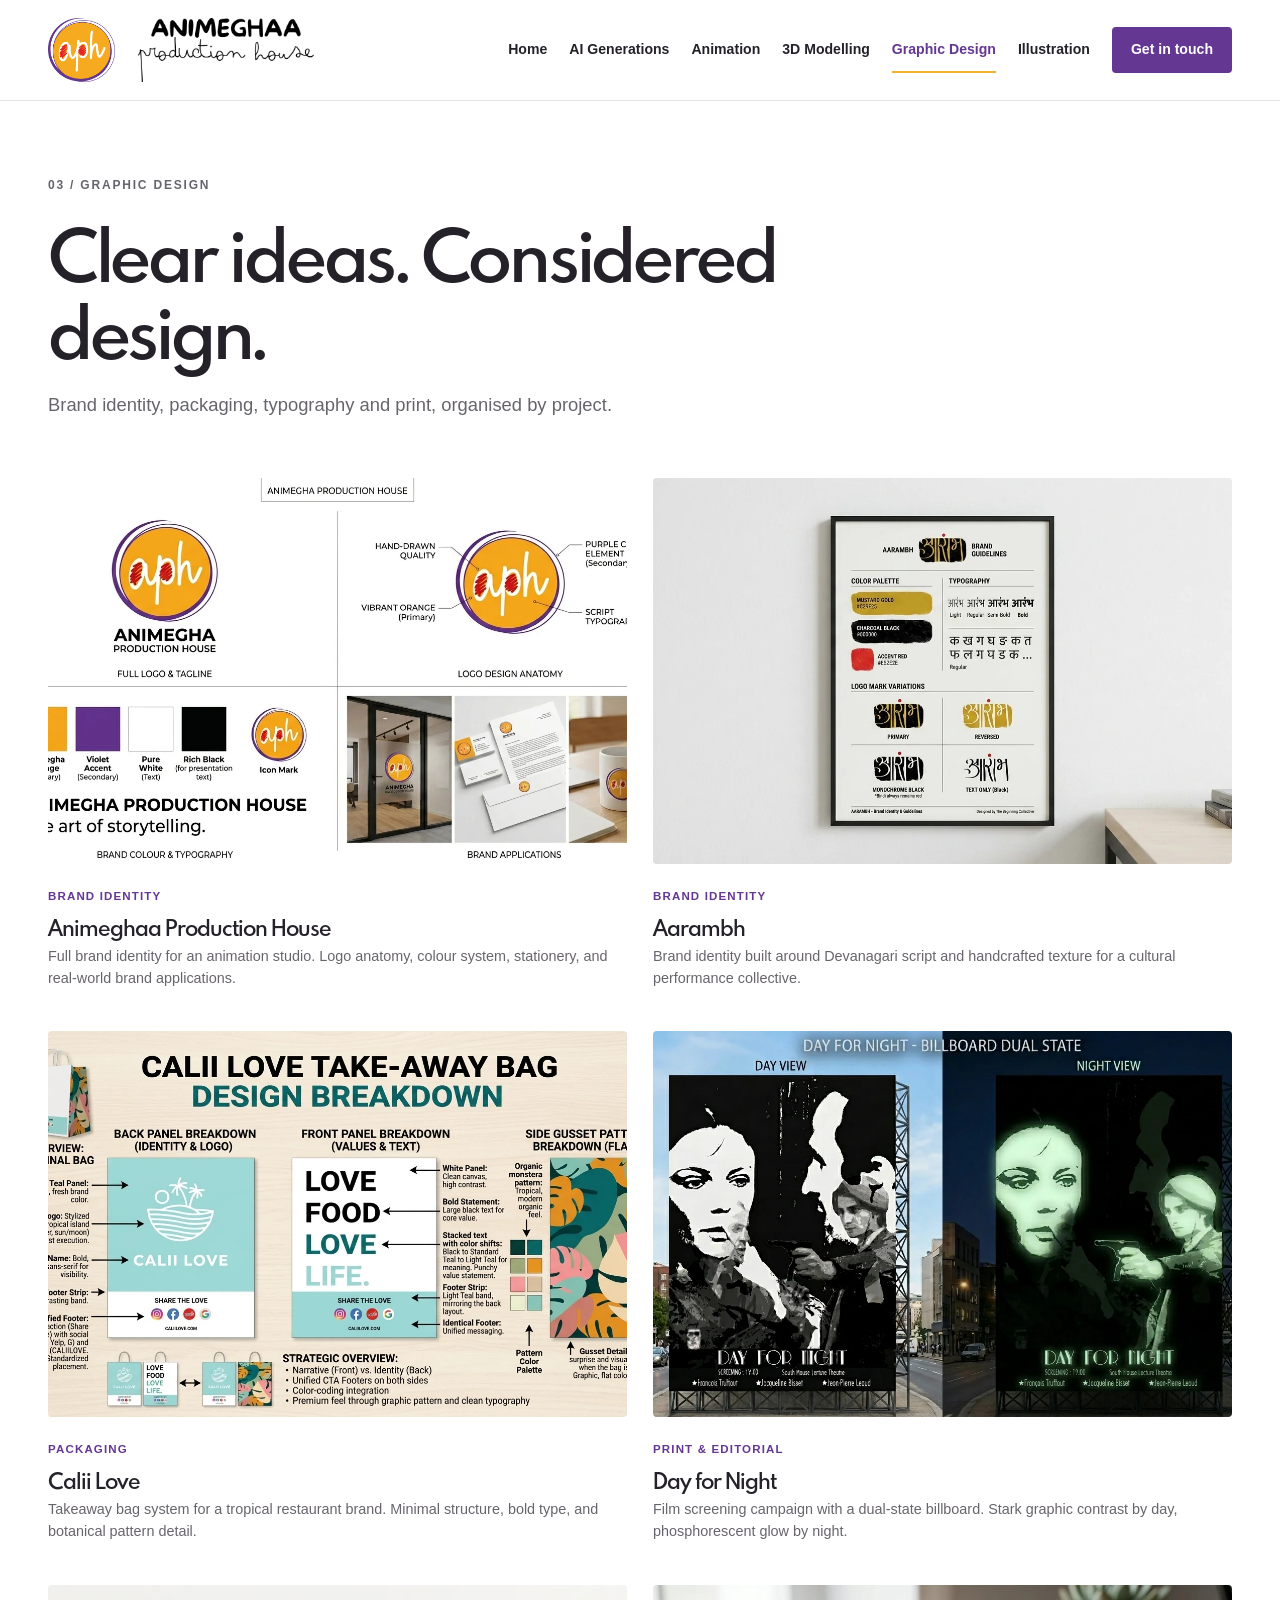
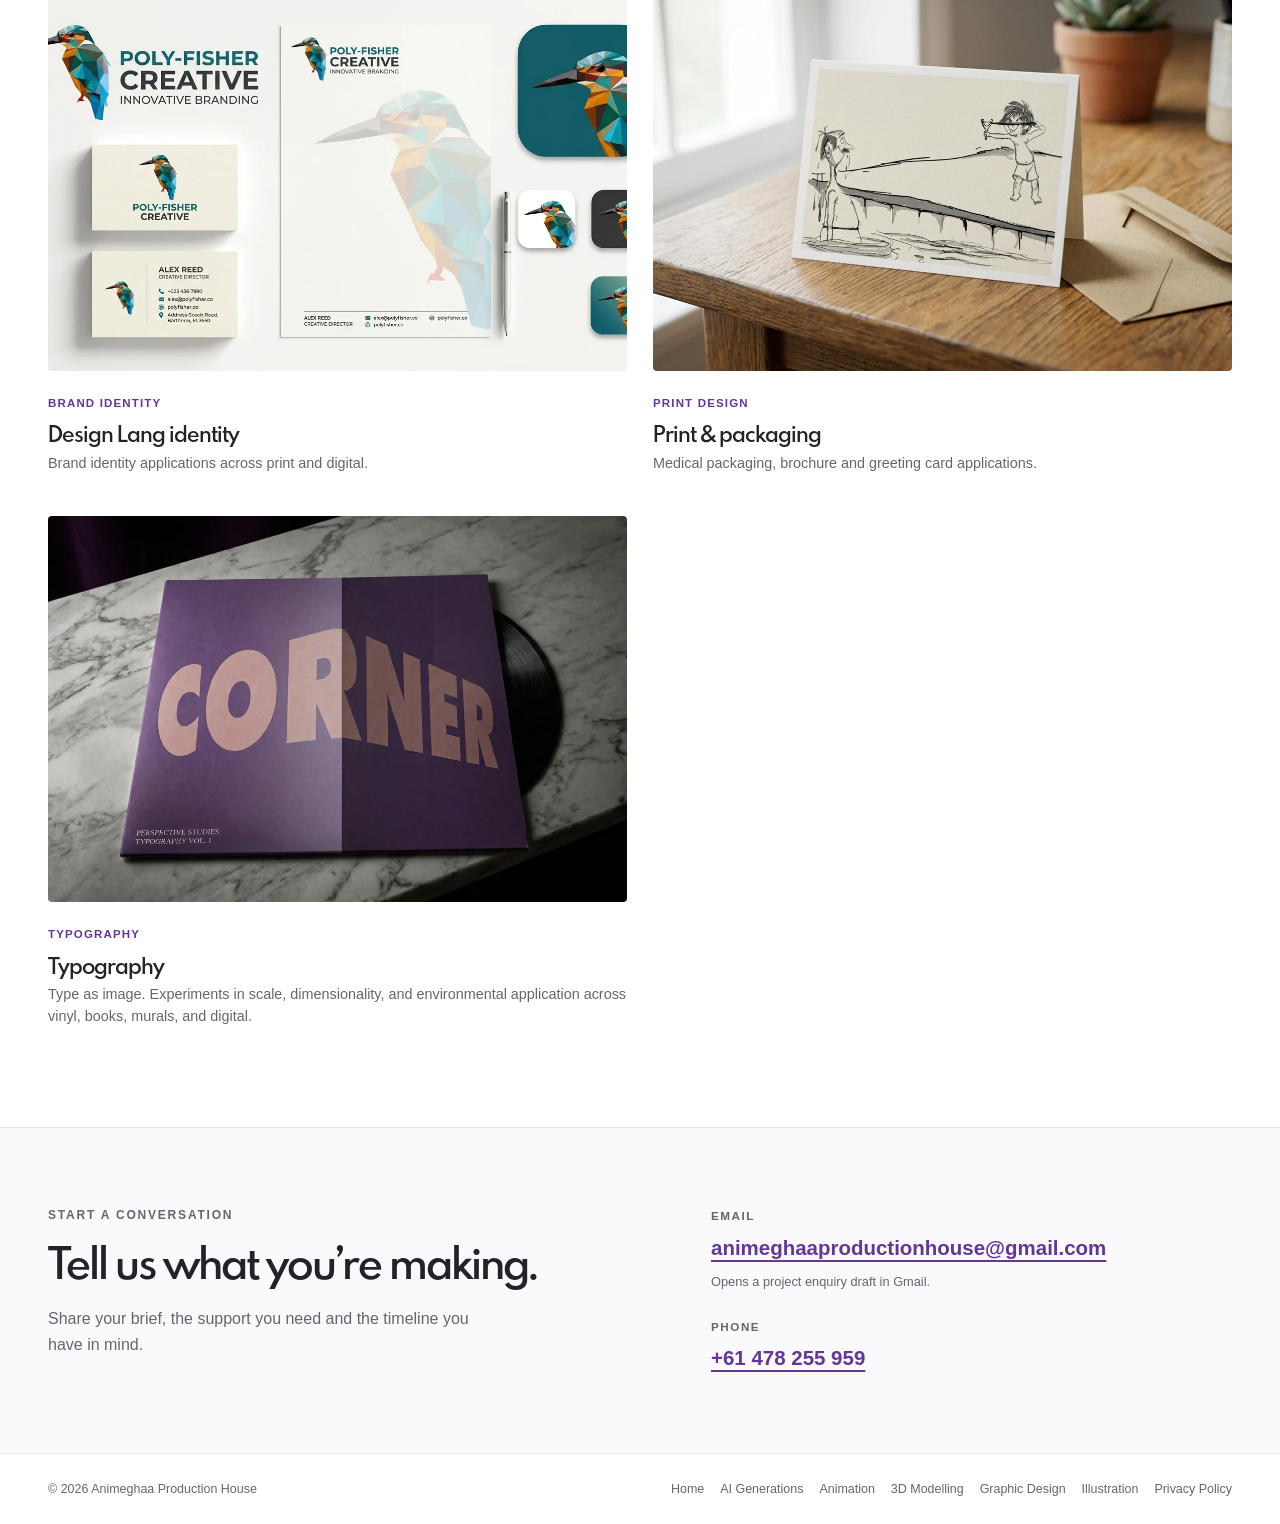
<file: portfolio.html>
<!doctype html><html lang="en"><head><meta charset="utf-8"><meta http-equiv="refresh" content="0;url=graphic-design.html"><title>Graphic Design | Animeghaa Production House</title><meta name="robots" content="noindex,follow"><link rel="canonical" href="https://animeghaa.com.au/graphic-design.html"></head><body><a href="graphic-design.html">Continue to Graphic Design</a></body></html>
</file>
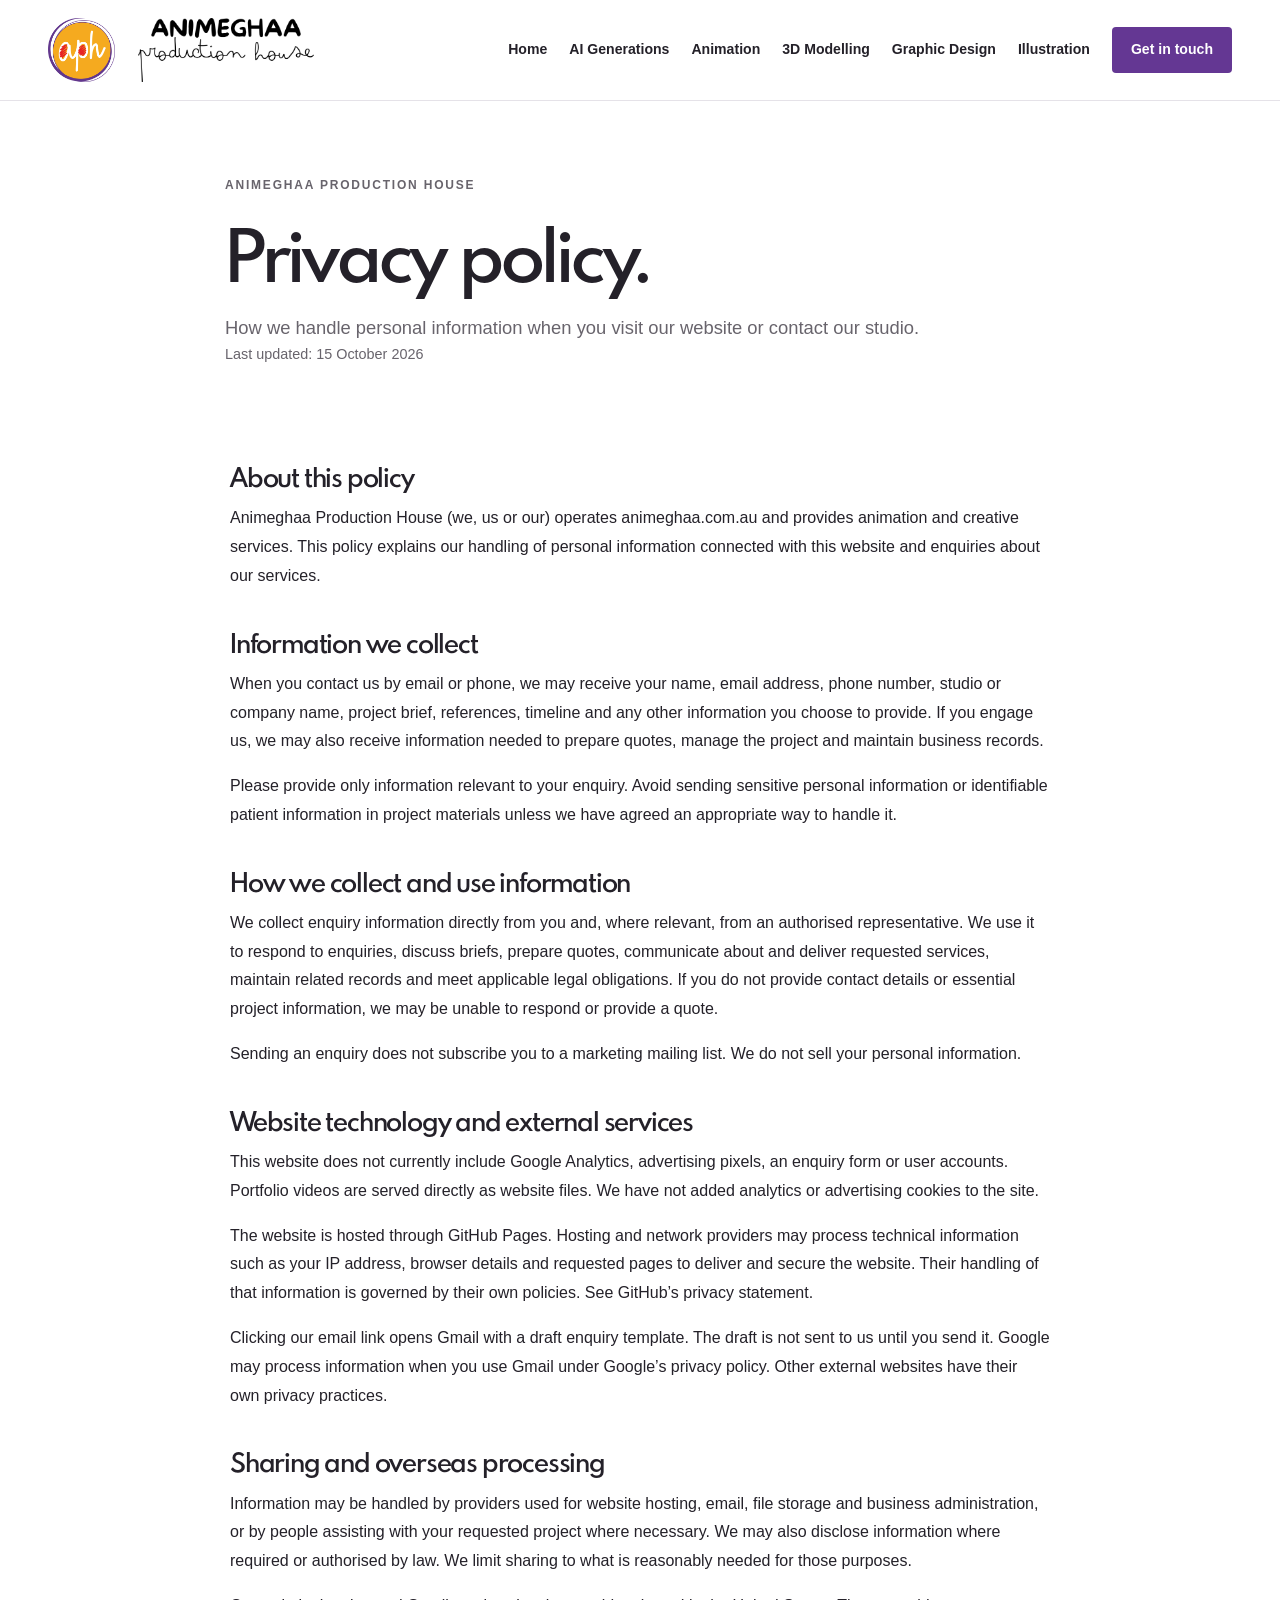
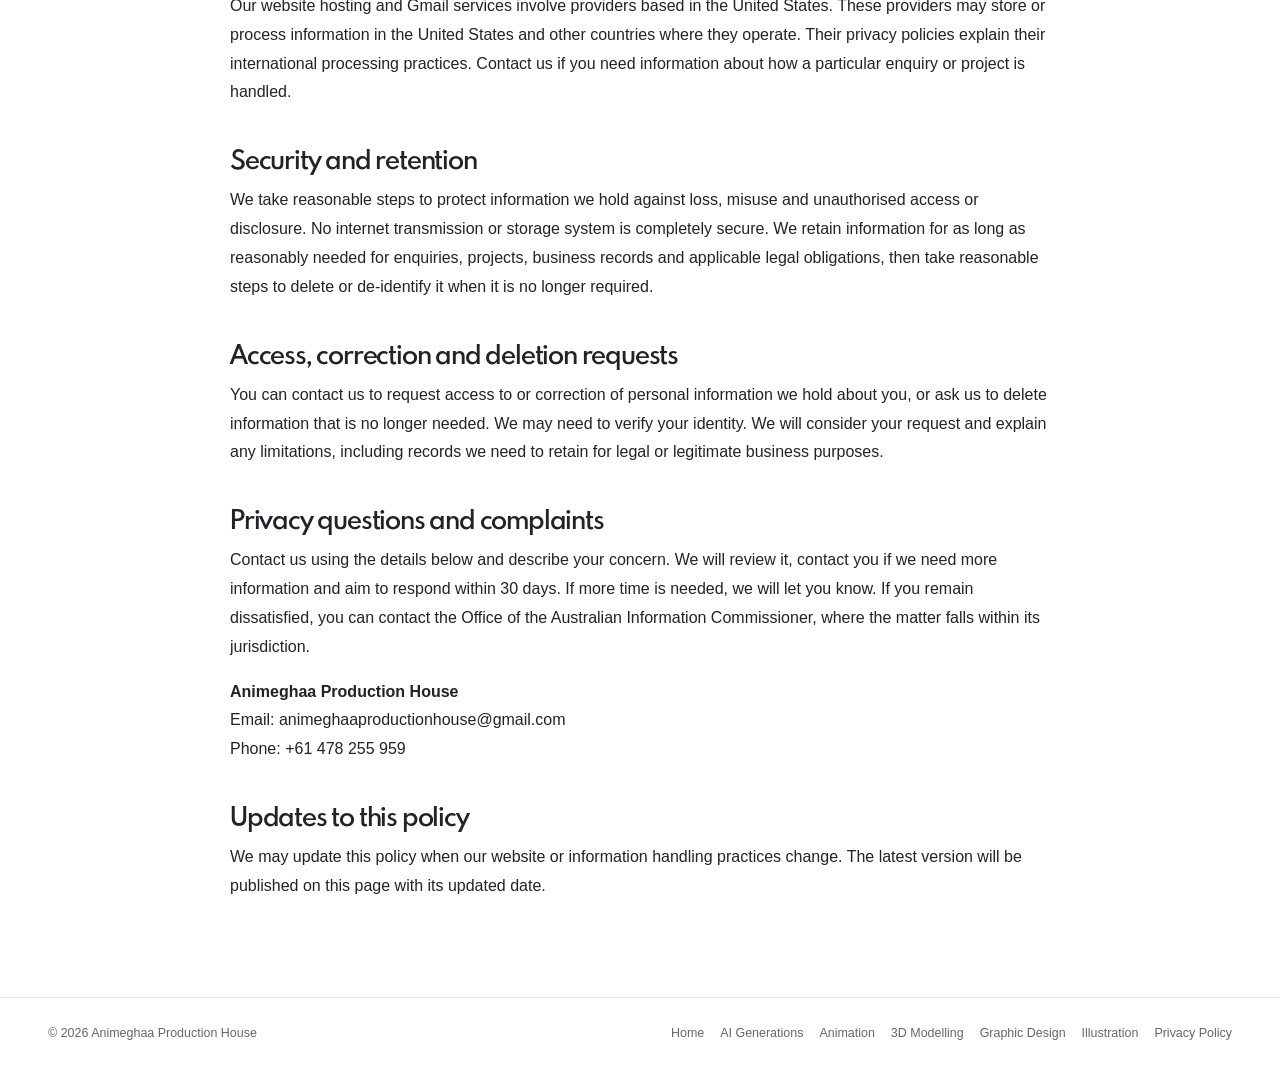
<file: privacy-policy.html>
<!doctype html><html lang="en"><head><meta charset="utf-8"><meta name="viewport" content="width=device-width, initial-scale=1"><meta name="theme-color" content="#ffffff"><meta name="description" content="Read how Animeghaa Production House handles personal information, website visits and project enquiries."><title>Privacy Policy | Animeghaa Production House</title><link rel="icon" href="assets/icon.png"><link rel="stylesheet" href="styles.css"><style>.policy-content h2{font-size:1.5rem;line-height:1.3;margin:2.25rem 0 .75rem}.policy-content p{margin:0 0 1rem}.policy-content a{overflow-wrap:anywhere}</style><link rel="canonical" href="https://animeghaa.com.au/privacy-policy.html"><meta property="og:type" content="website"><meta property="og:title" content="Privacy Policy | Animeghaa Production House"><meta property="og:description" content="Read how Animeghaa Production House handles personal information, website visits and project enquiries."><meta property="og:url" content="https://animeghaa.com.au/privacy-policy.html"><script type="application/ld+json">{"@context":"https://schema.org","@type":"Organization","name":"Animeghaa Production House","url":"https://animeghaa.com.au/","logo":"https://animeghaa.com.au/assets/icon.png","description":"Melbourne-based creative studio specialising in 2D and 3D animation, CGI, 3D modelling and commercial animation."}</script></head><body><a class="skip" href="#main">Skip to content</a><header class="site-header"><div class="wrap header-inner"><a class="mark-link" href="index.html" aria-label="Animeghaa Production House home"><img class="circular-mark" src="assets/icon.png" alt="APH circular logo"></a><a class="wordmark-link" href="index.html" aria-label="Animeghaa Production House home"><img class="wordmark" src="assets/wordmark.png" alt="Animeghaa Production House"></a><button class="menu-button" type="button" aria-expanded="false" aria-controls="site-nav">Menu</button><nav class="nav" id="site-nav" aria-label="Main navigation"><a href="index.html">Home</a><a href="ai-generations.html">AI Generations</a><a href="animation-portfolio.html">Animation</a><a href="3d-modelling.html">3D Modelling</a><a href="graphic-design.html">Graphic Design</a><a href="illustration.html">Illustration</a><a class="contact-nav" href="#contact">Get in touch</a></nav></div></header><main id="main"><section class="wrap page-intro"><p class="eyebrow">Animeghaa Production House</p><h1>Privacy policy.</h1><p>How we handle personal information when you visit our website or contact our studio.</p><p style="font-size:.9rem">Last updated: 15 October 2026</p></section><article class="wrap policy-content" style="max-width:820px;padding-bottom:80px;line-height:1.8">
<h2>About this policy</h2><p>Animeghaa Production House (we, us or our) operates animeghaa.com.au and provides animation and creative services. This policy explains our handling of personal information connected with this website and enquiries about our services.</p>
<h2>Information we collect</h2><p>When you contact us by email or phone, we may receive your name, email address, phone number, studio or company name, project brief, references, timeline and any other information you choose to provide. If you engage us, we may also receive information needed to prepare quotes, manage the project and maintain business records.</p><p>Please provide only information relevant to your enquiry. Avoid sending sensitive personal information or identifiable patient information in project materials unless we have agreed an appropriate way to handle it.</p>
<h2>How we collect and use information</h2><p>We collect enquiry information directly from you and, where relevant, from an authorised representative. We use it to respond to enquiries, discuss briefs, prepare quotes, communicate about and deliver requested services, maintain related records and meet applicable legal obligations. If you do not provide contact details or essential project information, we may be unable to respond or provide a quote.</p><p>Sending an enquiry does not subscribe you to a marketing mailing list. We do not sell your personal information.</p>
<h2>Website technology and external services</h2><p>This website does not currently include Google Analytics, advertising pixels, an enquiry form or user accounts. Portfolio videos are served directly as website files. We have not added analytics or advertising cookies to the site.</p><p>The website is hosted through GitHub Pages. Hosting and network providers may process technical information such as your IP address, browser details and requested pages to deliver and secure the website. Their handling of that information is governed by their own policies. See <a href="https://docs.github.com/en/site-policy/privacy-policies/github-general-privacy-statement" target="_blank" rel="noopener noreferrer">GitHub’s privacy statement</a>.</p><p>Clicking our email link opens Gmail with a draft enquiry template. The draft is not sent to us until you send it. Google may process information when you use Gmail under <a href="https://policies.google.com/privacy" target="_blank" rel="noopener noreferrer">Google’s privacy policy</a>. Other external websites have their own privacy practices.</p>
<h2>Sharing and overseas processing</h2><p>Information may be handled by providers used for website hosting, email, file storage and business administration, or by people assisting with your requested project where necessary. We may also disclose information where required or authorised by law. We limit sharing to what is reasonably needed for those purposes.</p><p>Our website hosting and Gmail services involve providers based in the United States. These providers may store or process information in the United States and other countries where they operate. Their privacy policies explain their international processing practices. Contact us if you need information about how a particular enquiry or project is handled.</p>
<h2>Security and retention</h2><p>We take reasonable steps to protect information we hold against loss, misuse and unauthorised access or disclosure. No internet transmission or storage system is completely secure. We retain information for as long as reasonably needed for enquiries, projects, business records and applicable legal obligations, then take reasonable steps to delete or de-identify it when it is no longer required.</p>
<h2>Access, correction and deletion requests</h2><p>You can contact us to request access to or correction of personal information we hold about you, or ask us to delete information that is no longer needed. We may need to verify your identity. We will consider your request and explain any limitations, including records we need to retain for legal or legitimate business purposes.</p>
<h2>Privacy questions and complaints</h2><p>Contact us using the details below and describe your concern. We will review it, contact you if we need more information and aim to respond within 30 days. If more time is needed, we will let you know. If you remain dissatisfied, you can contact the <a href="https://www.oaic.gov.au/privacy/privacy-complaints" target="_blank" rel="noopener noreferrer">Office of the Australian Information Commissioner</a>, where the matter falls within its jurisdiction.</p>
<p><strong>Animeghaa Production House</strong><br>Email: <a href="https://mail.google.com/mail/?view=cm&amp;fs=1&amp;to=animeghaaproductionhouse%40gmail.com&amp;su=Privacy%20enquiry" target="_blank" rel="noopener noreferrer">animeghaaproductionhouse@gmail.com</a><br>Phone: <a href="tel:+61478255959">+61 478 255 959</a></p>
<h2>Updates to this policy</h2><p>We may update this policy when our website or information handling practices change. The latest version will be published on this page with its updated date.</p>
</article></main><footer><div class="wrap footer-inner" style="align-items:baseline"><span style="white-space:nowrap">© 2026 Animeghaa Production House</span><nav aria-label="Footer navigation" style="display:flex;flex-wrap:wrap;justify-content:flex-end;gap:8px 16px"><a href="index.html">Home</a><a href="ai-generations.html">AI Generations</a><a href="animation-portfolio.html">Animation</a><a href="3d-modelling.html">3D Modelling</a><a href="graphic-design.html">Graphic Design</a><a href="illustration.html">Illustration</a><a href="privacy-policy.html">Privacy Policy</a></nav></div></footer><script src="script.js" defer></script></body></html>
</file>
<file: styles.css>
@font-face{font-family:Spartan;src:url('assets/spartan.otf') format('opentype');font-display:swap;font-weight:600}:root{--purple:#643793;--gold:#efb332;--ink:#242129;--muted:#68646c;--line:#e5e2e8;--pale:#f6f4f9}*{box-sizing:border-box}html{scroll-behavior:smooth}body{margin:0;background:white;color:var(--ink);font:16px/1.65 Arial,Helvetica,sans-serif}img,video{display:block;max-width:100%}button,input{font:inherit}a{color:inherit;text-decoration:none}button{cursor:pointer}h1,h2,h3,p{margin:0}h1,h2,h3{line-height:1.18;font-family:Spartan,Arial,sans-serif;font-weight:600;letter-spacing:-.05em}h1{font-size:clamp(2.8rem,5.1vw,5.1rem)}h2{font-size:clamp(2rem,3.1vw,3rem)}h3{font-size:1.25rem}a,button{touch-action:manipulation}:focus-visible{outline:3px solid var(--gold);outline-offset:5px}.skip{position:absolute;left:20px;top:-100px;background:white;padding:12px;z-index:10}.skip:focus{top:10px}.wrap{width:min(1280px,calc(100% - 96px));margin:auto}.site-header{border-bottom:1px solid var(--line);background:white}.header-inner{height:98px;display:flex;justify-content:space-between;align-items:center;gap:28px}.wordmark{width:230px}.nav{display:flex;align-items:center;gap:27px;font-size:.88rem;font-weight:700}.nav a{padding:9px 0}.nav a:hover,.nav a[aria-current=page]{color:var(--purple)}.nav a[aria-current=page]{box-shadow:0 2px var(--gold)}.nav .contact-nav{background:var(--purple);padding:11px 19px;color:white;border-radius:4px}.menu-button{display:none}.eyebrow{text-transform:uppercase;letter-spacing:.15em;font-size:.75rem;font-weight:700;color:var(--purple)}.intro{padding:68px 0 40px;display:grid;grid-template-columns:1.5fr 1fr;gap:8%;align-items:end}.intro h1{margin-top:20px}.intro h1 span{color:var(--purple)}.intro>p{max-width:430px;color:var(--muted);font-size:1.12rem;line-height:1.65}.hero-reel{width:100%;aspect-ratio:16/9;object-fit:contain;background:#16131a}.reel-label{display:flex;justify-content:space-between;gap:10px;margin:14px 0 0;font-size:.82rem;color:var(--muted)}.button,.button-secondary{display:inline-flex;align-items:center;justify-content:center;font-weight:700;padding:13px 21px;border-radius:4px;font-size:.9rem;border:1px solid var(--purple)}.button{background:var(--purple);color:white}.button:hover{background:#49256e}.button-secondary{color:var(--purple);background:white}.button-secondary:hover{background:var(--pale)}.section{padding:95px 0}.section-head{display:flex;justify-content:space-between;align-items:end;gap:40px;margin-bottom:36px}.section-head h2{margin-top:13px}.section-head>p{max-width:370px;color:var(--muted)}.disciplines{display:grid;grid-template-columns:repeat(4,1fr);gap:24px}.discipline{border-top:2px solid var(--line);padding-top:20px;transition:border-color .2s}.discipline:hover{border-color:var(--gold)}.discipline img{height:170px;width:100%;object-fit:cover;background:var(--pale);border-radius:3px;margin-bottom:22px}.discipline .number{color:var(--purple);font-size:.73rem;font-weight:700;letter-spacing:.12em}.discipline h3{margin:9px 0}.discipline p{color:var(--muted);font-size:.92rem;line-height:1.5;margin-bottom:15px}.discipline .link{font-weight:700;font-size:.83rem;color:var(--purple)}.studio-strip{background:var(--pale);padding:70px 0}.studio-inner{display:grid;grid-template-columns:1fr 1fr;gap:10%}.studio-inner h2{margin-top:18px}.studio-inner>div>p{margin:0 0 24px;color:var(--muted);font-size:1.1rem}.page-intro{padding:75px 0 58px;max-width:830px}.page-intro h1{margin:20px 0}.page-intro>p{color:var(--muted);font-size:1.15rem;max-width:700px}.page-intro .eyebrow{font-size:.75rem}.reel-section{padding-bottom:80px}.grid{display:grid;grid-template-columns:repeat(3,1fr);gap:42px 26px}.grid.two{grid-template-columns:repeat(2,1fr)}.card{min-width:0}.card-open{display:block;border:0;background:none;padding:0;width:100%;text-align:left;color:inherit}.card-media{position:relative;background:var(--pale);overflow:hidden;border-radius:4px;aspect-ratio:1.5;margin-bottom:18px}.card-media img{width:100%;height:100%;object-fit:cover;transition:transform .35s}.card-open:hover .card-media img{transform:scale(1.035)}.card .tag{color:var(--purple);font-size:.72rem;text-transform:uppercase;letter-spacing:.1em;font-weight:700}.card h3{margin:7px 0}.card p{color:var(--muted);font-size:.9rem;line-height:1.5}.play{position:absolute;bottom:14px;right:14px;width:39px;height:39px;border-radius:50%;display:grid;place-items:center;background:white;color:var(--purple);font-size:.85rem;box-shadow:0 2px 10px #0002}.filters{display:flex;gap:10px;flex-wrap:wrap;margin:25px 0 35px}.filters button{background:white;color:var(--muted);border:1px solid var(--line);border-radius:30px;padding:9px 17px;font-size:.85rem;font-weight:700}.filters button[aria-pressed=true]{background:var(--purple);color:white;border-color:var(--purple)}.gallery-section{padding-bottom:100px}.model-cover{aspect-ratio:1.8;background:var(--pale);border-radius:4px;overflow:hidden;width:100%;border:0;padding:0}.model-cover img{width:100%;height:100%;object-fit:contain}.model-details{display:flex;justify-content:space-between;gap:35px;margin:24px 0}.model-details p{max-width:600px;color:var(--muted)}.model-thumbs{display:grid;grid-template-columns:repeat(6,1fr);gap:16px;margin-top:30px}.model-thumbs button{padding:0;border:0;background:var(--pale);border-radius:3px;overflow:hidden;aspect-ratio:1.4}.model-thumbs img{height:100%;width:100%;object-fit:cover}.contact-section{border-top:1px solid var(--line);padding:78px 0;background:#faf9fc}.contact-inner{display:grid;grid-template-columns:1fr 1fr;gap:12%}.contact-inner h2{margin:13px 0 20px}.contact-inner p{color:var(--muted);max-width:450px}.contact-links{display:flex;flex-direction:column;justify-content:center;gap:25px;min-width:0}.contact-links span{display:block;font-size:.73rem;font-weight:700;letter-spacing:.13em;text-transform:uppercase;color:var(--muted);margin-bottom:5px}.contact-links a{font-size:clamp(1rem,1.6vw,1.4rem);font-weight:700;color:var(--purple);overflow-wrap:anywhere;text-decoration:underline;text-underline-offset:5px}.contact-links small{display:block;color:var(--muted);font-size:.8rem;margin-top:6px}footer{padding:25px 0;border-top:1px solid var(--line)}.footer-inner{display:flex;justify-content:space-between;gap:20px;font-size:.78rem;color:var(--muted)}dialog{width:min(1160px,calc(100% - 36px));max-height:94vh;border:0;border-radius:5px;padding:0;overflow:auto;box-shadow:0 30px 100px #0005}dialog::backdrop{background:#1f1726dc}.dialog-bar{display:flex;align-items:center;justify-content:space-between;padding:16px 22px;border-bottom:1px solid var(--line);gap:20px}.dialog-bar h2{font-size:1.1rem}.dialog-bar button,.dialog-controls button{background:white;border:1px solid var(--line);border-radius:4px;padding:8px 14px;font-size:.85rem}.dialog-content{padding:22px}.dialog-content img{max-height:66vh;max-width:100%;object-fit:contain;margin:auto}.dialog-content video{width:100%;max-height:66vh;background:#16131a}.dialog-controls{padding:0 22px 20px;display:flex;align-items:center;gap:12px;justify-content:space-between}.dialog-description{padding:0 22px 20px;color:var(--muted);font-size:.92rem}.count{font-size:.8rem;color:var(--muted)}[hidden]{display:none!important}.notice{padding:12px 0;color:var(--muted);font-size:.9rem}
@media(max-width:1050px){.wrap{width:calc(100% - 60px)}.nav{gap:17px;font-size:.8rem}.wordmark{width:190px}.disciplines{grid-template-columns:repeat(2,1fr)}.discipline img{height:240px}.intro{gap:5%}.grid{grid-template-columns:repeat(2,1fr)}}@media(max-width:780px){.wrap{width:calc(100% - 40px)}.header-inner{height:auto;min-height:83px;flex-wrap:wrap;gap:0;padding:17px 0}.wordmark{width:180px}.menu-button{display:block;background:white;border:1px solid var(--line);border-radius:4px;padding:8px 13px;color:var(--purple);font-size:.85rem;font-weight:700}.nav{display:none;width:100%;padding-top:20px;flex-wrap:wrap;gap:12px 24px}.nav.is-open{display:flex}.intro{grid-template-columns:1fr;padding-top:50px;gap:22px}.intro>p{max-width:650px}.section{padding:70px 0}.section-head{align-items:start;flex-direction:column;gap:20px}.page-intro{padding:55px 0 35px}.studio-inner,.contact-inner{grid-template-columns:1fr;gap:30px}.model-details{flex-direction:column;gap:12px}.model-thumbs{grid-template-columns:repeat(3,1fr)}.contact-section{padding:60px 0}.reel-label{font-size:.75rem}.footer-inner{flex-direction:column;gap:5px}.dialog-bar{padding:12px 15px}.dialog-content{padding:12px}.dialog-description{padding:0 15px 15px}.dialog-controls{padding:0 15px 15px}}@media(max-width:500px){.grid,.grid.two{grid-template-columns:1fr}.disciplines{grid-template-columns:1fr 1fr;gap:25px 16px}.discipline img{height:130px}.discipline h3{font-size:1.05rem}.discipline p{font-size:.85rem}.hero-reel{aspect-ratio:16/9}.reel-label{flex-direction:column;gap:3px}.model-cover{aspect-ratio:1.3}.model-thumbs{gap:9px}h1{font-size:2.65rem}}@media(prefers-reduced-motion:reduce){html{scroll-behavior:auto}*{transition:none!important}}
@media(max-width:500px){.contact-links a[href^="https://mail.google.com"]{font-size:.9rem}}

/* Two logos: circular mark at left, wordmark centred above navigation. */
.header-inner{display:grid;grid-template-columns:1fr auto 1fr;height:auto;gap:0;padding:18px 0 0}.mark-link{grid-column:1;grid-row:1;justify-self:start}.circular-mark{width:68px;height:68px;object-fit:contain}.wordmark-link{grid-column:2;grid-row:1;justify-self:center}.wordmark{width:245px}.nav{grid-column:1/-1;grid-row:2;justify-content:center;padding:15px 0;margin-top:16px;border-top:1px solid var(--line)}
@media(max-width:780px){.header-inner{min-height:86px;grid-template-columns:1fr auto 1fr;gap:0;padding:14px 0}.circular-mark{width:46px;height:46px}.wordmark{width:175px}.menu-button{grid-column:3;grid-row:1;justify-self:end;display:block}.nav{margin-top:14px;padding:14px 0 0;justify-content:flex-start}.nav:not(.is-open){display:none}}
@media(max-width:400px){.circular-mark{width:40px;height:40px}.wordmark{width:150px}.menu-button{padding:7px 10px;font-size:.78rem}}
/* Give the portfolio entry its own visual chapter. */
.explore-work{position:relative;isolation:isolate;padding-top:78px;padding-bottom:78px;margin-top:75px;margin-bottom:75px}.explore-work::before{content:"";position:absolute;z-index:-1;inset:0 calc((min(1280px,100vw - 96px) - 100vw)/2);background:#f3eff9;border-top:1px solid #e1d7ee;border-bottom:1px solid #e1d7ee}.explore-work .eyebrow{display:inline-block;background:var(--gold);color:#30213e;padding:7px 12px;border-radius:3px;letter-spacing:.13em}.explore-work .section-head{margin-bottom:38px}.explore-work .discipline{background:white;border:1px solid #e1d9eb;border-radius:6px;padding:15px 15px 22px;box-shadow:0 5px 16px #39225105;transition:transform .2s,border-color .2s,box-shadow .2s}.explore-work .discipline:hover{transform:translateY(-4px);border-color:var(--purple);box-shadow:0 10px 24px #39225112}.explore-work .discipline img{margin-bottom:18px}.explore-work .discipline .link{display:inline-block;border-bottom:1px solid #c7b2dd;padding-bottom:3px}
@media(max-width:1050px){.explore-work::before{inset:0 -30px}}@media(max-width:780px){.explore-work{padding-top:58px;padding-bottom:58px;margin-top:55px;margin-bottom:55px}.explore-work::before{inset:0 -20px}}@media(max-width:500px){.explore-work .discipline{padding:10px 10px 18px}.explore-work .discipline img{height:120px}.explore-work .disciplines{gap:15px}.explore-work .discipline .link{font-size:.8rem}}
/* Single-row header: equal-height logos, navigation on the right. */
.header-inner{grid-template-columns:64px auto 1fr;gap:26px;padding:18px 0;min-height:100px}.mark-link{grid-column:1;grid-row:1}.wordmark-link{grid-column:2;grid-row:1;justify-self:start}.circular-mark,.wordmark{height:64px;width:auto;max-width:none;object-fit:contain}.nav{grid-column:3;grid-row:1;justify-content:flex-end;flex-wrap:nowrap;width:auto;border:0;padding:0;margin:0;gap:22px;white-space:nowrap}.menu-button{display:none}
@media(max-width:1150px) and (min-width:1001px){.header-inner{gap:18px;grid-template-columns:55px auto 1fr}.circular-mark,.wordmark{height:55px}.nav{gap:15px;font-size:.8rem}.nav .contact-nav{padding:10px 14px}}
@media(max-width:1000px){.header-inner{grid-template-columns:48px auto 1fr;gap:18px;min-height:86px;padding:16px 0}.circular-mark,.wordmark{height:48px}.menu-button{display:block;grid-column:3;grid-row:1;justify-self:end;background:white;border:1px solid var(--line);border-radius:4px;padding:8px 13px;color:var(--purple);font-size:.85rem;font-weight:700}.nav{grid-column:1/-1;grid-row:2;flex-wrap:wrap;justify-content:flex-end;gap:12px 24px;padding:14px 0 0;white-space:normal}.nav:not(.is-open){display:none}.nav.is-open{display:flex}}
@media(max-width:500px){.header-inner{grid-template-columns:40px auto 1fr;gap:14px;min-height:76px;padding:14px 0}.circular-mark,.wordmark{height:40px}.menu-button{padding:7px 10px;font-size:.78rem}}

/* Fifth portfolio category and navigation spacing. */
@media(min-width:1051px){.disciplines{grid-template-columns:repeat(5,minmax(0,1fr));gap:20px}.explore-work .discipline img{height:145px}.explore-work .discipline h3{font-size:1.1rem}}
@media(max-width:1200px) and (min-width:1001px){.header-inner{grid-template-columns:55px auto 1fr;gap:18px}.menu-button{display:block;grid-column:3;grid-row:1;justify-self:end;background:white;border:1px solid var(--line);border-radius:4px;padding:8px 13px;color:var(--purple);font-size:.85rem;font-weight:700}.nav{grid-column:1/-1;grid-row:2;justify-content:flex-end;flex-wrap:wrap;padding:14px 0 0;gap:12px 24px}.nav:not(.is-open){display:none}.nav.is-open{display:flex}}

/* Preserve contrast on the header contact button in every interaction state. */
.nav a.contact-nav,
.nav a.contact-nav:visited,
.nav a.contact-nav:hover,
.nav a.contact-nav:focus,
.nav a.contact-nav:active {
  color: #fff;
  background: var(--purple);
}
.nav a.contact-nav:focus-visible {
  outline: 2px solid var(--purple);
  outline-offset: 4px;
}

/* Handwritten artwork embedded in the page, with a fitted SVG viewport. */
.explore-work .section-head{display:block}
.explore-work .handwritten-heading{width:min(340px,100%);margin:0 0 20px;line-height:1}
.explore-work .work-heading-art{display:block;width:100%;height:auto;overflow:visible}
.explore-work .section-head>p{max-width:620px;margin:0}
@media(max-width:600px){.explore-work .handwritten-heading{width:min(300px,100%);margin-bottom:16px}}
</file>
